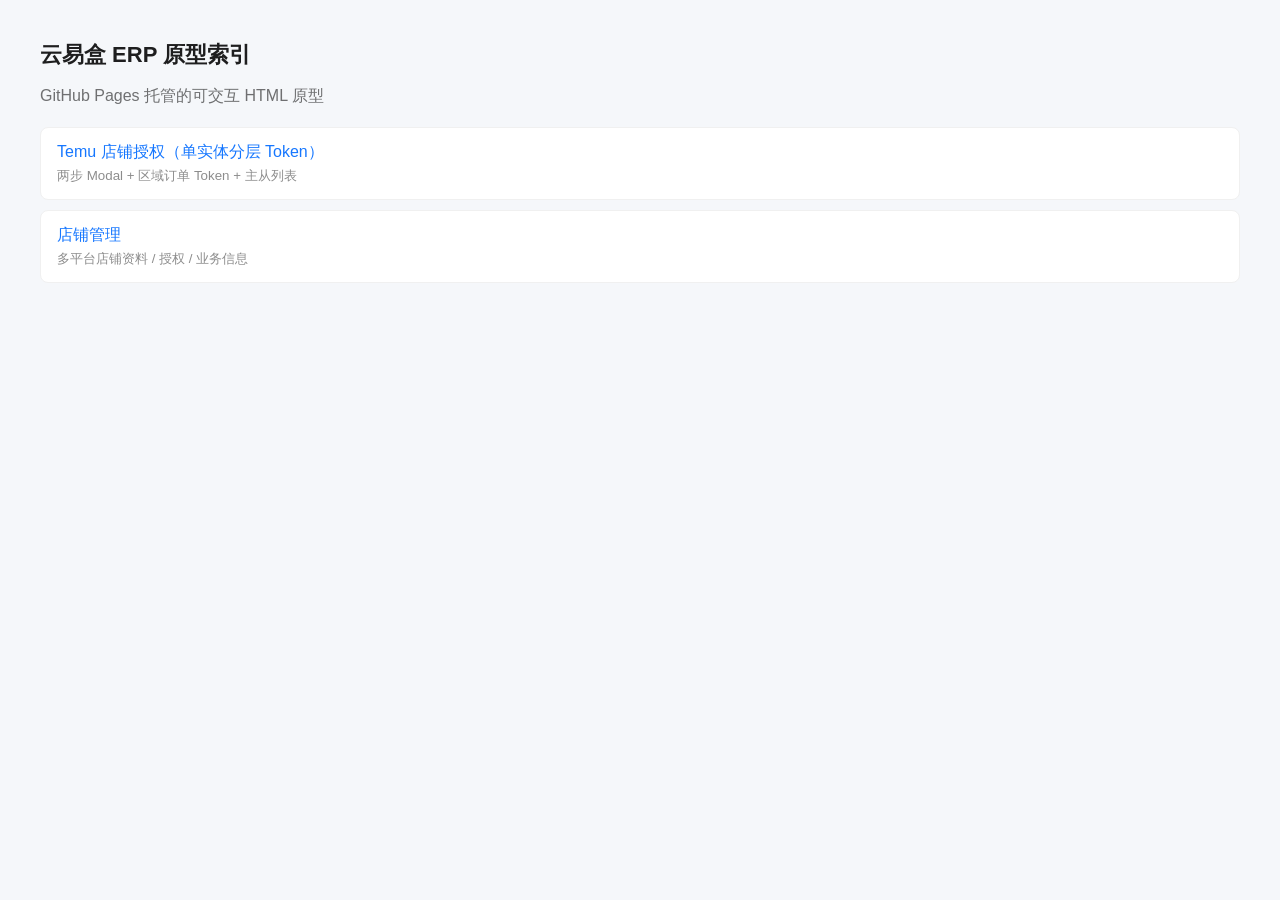
<file: index.html>
<!doctype html>
<html lang="zh-CN">
<head>
  <meta charset="UTF-8" />
  <meta name="viewport" content="width=device-width, initial-scale=1.0" />
  <title>ERP Prototypes</title>
  <style>
    body{font-family:-apple-system,BlinkMacSystemFont,"Segoe UI","PingFang SC","Microsoft YaHei",sans-serif;margin:40px;background:#f5f7fa;color:rgba(0,0,0,.88)}
    h1{font-size:22px;margin-bottom:8px}
    p{color:rgba(0,0,0,.55);margin-bottom:20px}
    a{display:block;padding:14px 16px;margin-bottom:10px;background:#fff;border:1px solid #f0f0f0;border-radius:8px;text-decoration:none;color:#1677ff}
    a:hover{border-color:#91caff}
    small{display:block;color:rgba(0,0,0,.45);margin-top:4px}
  </style>
</head>
<body>
  <h1>云易盒 ERP 原型索引</h1>
  <p>GitHub Pages 托管的可交互 HTML 原型</p>
  <a href="./prototype/temu-auth/index.html">Temu 店铺授权（单实体分层 Token）<small>两步 Modal + 区域订单 Token + 主从列表</small></a>
  <a href="./prototype/store-management/index.html">店铺管理<small>多平台店铺资料 / 授权 / 业务信息</small></a>
</body>
</html>
</file>
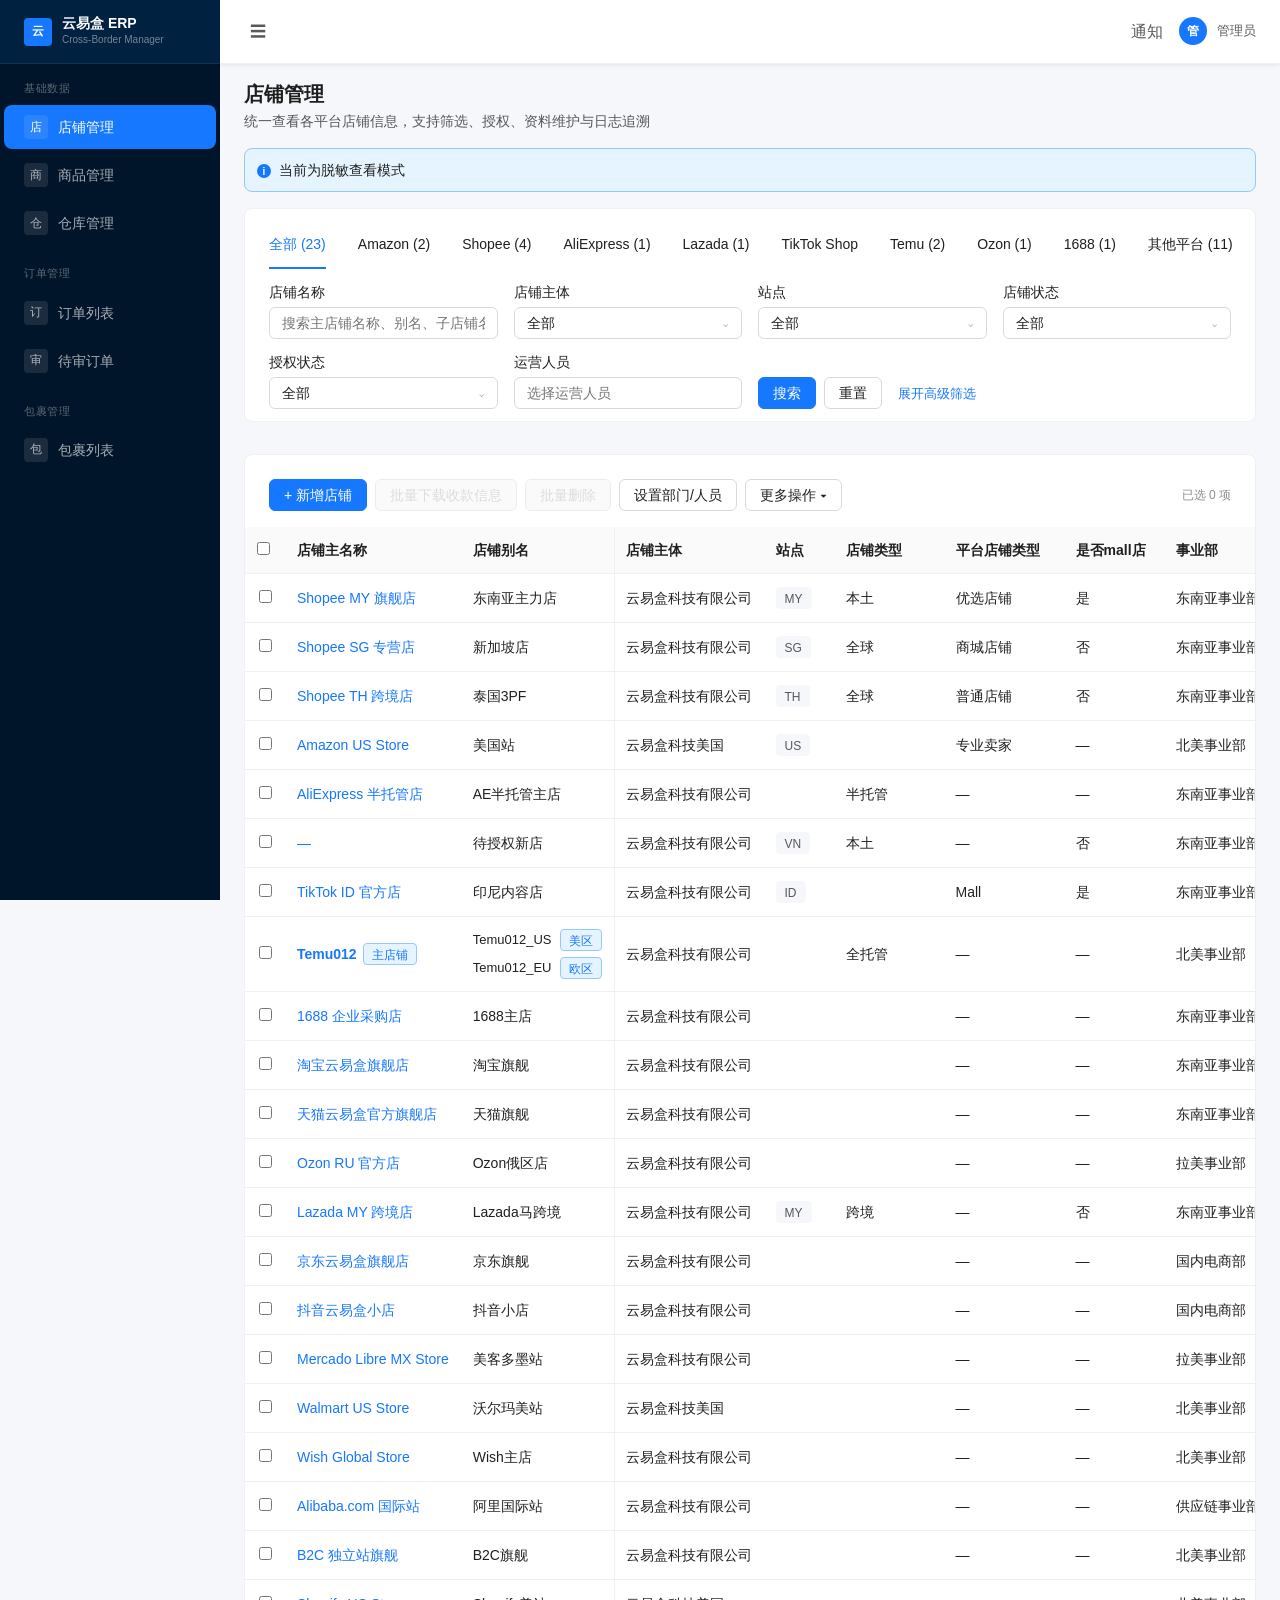
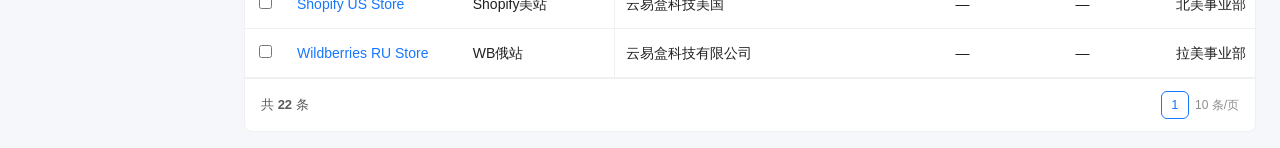
<file: prototype/store-management/index.html>
﻿<!doctype html>
<html lang="zh-CN">
<head>
  <!-- build:202608081138 -->
<meta name="build-commit" content="ozon-ui-202608041520">
<meta name="build-time" content="2026-08-04T15:20:00+08:00">
  <meta charset="UTF-8" />
  <meta name="viewport" content="width=device-width, initial-scale=1.0" />
  <title>店铺管理 · 跨境电商 ERP</title>
  <link rel="stylesheet" href="../../ui-library/tokens.css" />
  <link rel="stylesheet" href="styles.css?v=202608081138" />
</head>
<body>
<div class="erp-shell">

  <!-- 左侧导航 -->
  <aside class="sidebar">
    <div class="brand">
      <div class="brand-mark">云</div>
      <div>
        <div class="brand-title">云易盒 ERP</div>
        <div class="brand-subtitle">Cross-Border Manager</div>
      </div>
    </div>
    <nav class="side-menu">
      <div class="menu-group">基础数据</div>
      <button class="side-item active"><span class="side-icon">店</span><span>店铺管理</span></button>
      <button class="side-item"><span class="side-icon">商</span><span>商品管理</span></button>
      <button class="side-item"><span class="side-icon">仓</span><span>仓库管理</span></button>
      <div class="menu-group">订单管理</div>
      <button class="side-item"><span class="side-icon">订</span><span>订单列表</span></button>
      <button class="side-item"><span class="side-icon">审</span><span>待审订单</span></button>
      <div class="menu-group">包裹管理</div>
      <button class="side-item"><span class="side-icon">包</span><span>包裹列表</span></button>
    </nav>
  </aside>

  <!-- 主区域 -->
  <main class="main">
    <header class="page-header">
      <div class="header-left">
        <button class="header-icon-btn">☰</button>
      </div>
      <div class="header-meta">
        <button class="header-icon-btn">通知</button>
        <span class="avatar">管</span><span>管理员</span>
      </div>
    </header>

    <!-- 页面标题 -->
    <section class="page-title-panel">
      <div>
        <h1>店铺管理</h1>
        <p>统一查看各平台店铺信息，支持筛选、授权、资料维护与日志追溯</p>
      </div>
    </section>

    <section class="sensitive-alert">当前为脱敏查看模式</section>

    <!-- 平台 Tab -->
    <section class="platform-tabs">
      <button class="platform-tab active">全部 (23)</button>
      <button class="platform-tab">Amazon (2)</button>
      <button class="platform-tab">Shopee (4)</button>
      <button class="platform-tab">AliExpress (1)</button>
      <button class="platform-tab">Lazada (1)</button>
      <button class="platform-tab">TikTok Shop</button>
      <button class="platform-tab">Temu (2)</button>
      <button class="platform-tab">Ozon (1)</button>
      <button class="platform-tab">1688 (1)</button>
      <button class="platform-tab">其他平台 (11)</button>
    </section>

    <!-- 查询区 -->
    <section class="content-panel query-panel">
      <div class="query-grid">
        <div class="field">
          <label>店铺名称</label>
          <input id="filterKeyword" placeholder="搜索主店铺名称、别名、子店铺名称" />
        </div>
        <div class="field">
          <label>店铺主体</label>
          <select class="ant-select" id="filterBody"><option>全部</option><option>云易盒科技有限公司</option><option>云易盒科技美国</option></select>
        </div>
        <div class="field">
          <label>站点</label>
          <select class="ant-select" id="filterSite"><option>全部</option><option>MY</option><option>SG</option><option>TH</option><option>TW</option><option>ID</option><option>VN</option><option>PH</option><option>BR</option><option>US</option><option>EU</option><option>RU</option><option>CN</option></select>
        </div>
        <div class="field">
          <label>店铺状态</label>
          <select class="ant-select" id="filterStatus"><option>全部</option><option>启用</option><option>停用</option><option>注销</option></select>
        </div>
        <div class="field">
          <label>授权状态</label>
          <select class="ant-select" id="filterAuth"><option>全部</option><option>已授权</option><option>即将过期</option><option>已过期</option><option>未授权</option></select>
        </div>
        <div class="field">
          <label>运营人员</label>
          <input id="filterOperator" placeholder="选择运营人员" />
        </div>
        <div class="field advanced-field" hidden>
          <label>是否主账号</label>
          <select class="ant-select" id="filterMainAccount"><option>全部</option><option>是</option><option>否</option></select>
        </div>
        <div class="field advanced-field" hidden>
          <label>是否 SIP</label>
          <select class="ant-select" id="filterSip"><option>全部</option><option>是</option><option>否</option></select>
        </div>
        <div class="field advanced-field" hidden>
          <label>平台店铺类型</label>
          <select class="ant-select" id="filterPlatformType"><option>全部</option><option>优选店铺</option><option>商城店铺</option><option>普通店铺</option><option>专业卖家</option></select>
        </div>
        <div class="field advanced-field" hidden>
          <label>事业部</label>
          <select class="ant-select" id="filterBU"><option>全部</option><option>东南亚事业部</option><option>北美事业部</option><option>拉美事业部</option></select>
        </div>
        <div class="query-actions">
          <button class="btn primary" id="btnSearch" type="button">搜索</button>
          <button class="btn" id="btnReset" type="button">重置</button>
          <button class="btn-link" id="btnToggleAdvanced" type="button">展开高级筛选</button>
        </div>
      </div>
    </section>

    <!-- 操作区 -->
    <section class="action-bar">
      <div class="action-left">
        <button class="btn primary" id="btnAddStore">+ 新增店铺</button>
        <button class="btn" disabled id="btnBatchDownloadPayment" type="button">批量下载收款信息</button>
        <button class="btn" disabled id="btnBatchDelete">批量删除</button>
        <button class="btn">设置部门/人员</button>
        <div class="action-dropdown">
          <button class="btn">更多操作 ▾</button>
        </div>
      </div>
      <div class="action-right">
        <span class="action-count" id="selectedCount">已选 0 项</span>
      </div>
    </section>

    <!-- 列表区 -->
    <section class="content-panel list-panel">
      <div class="table-wrap">
        <table class="data-table" id="storeTable">
          <thead>
            <tr>
              <th class="col-check"><input type="checkbox" id="selectAll" /></th>
              <th class="col-name">店铺主名称</th>
              <th class="col-alias">店铺别名</th>
              <th class="col-body">店铺主体</th>
              <th class="col-site col-site-field">站点</th>
              <th class="col-region platform-col platform-amazon">区域</th>
              <th class="col-type col-type-field">店铺类型</th>
              <th class="col-platform-type">平台店铺类型</th>
              <th class="col-sub platform-col platform-shopee">子店铺名称</th>
              <th class="col-shopee-ext platform-col platform-shopee">主账号 / SIP</th>
              <th class="col-mall platform-col platform-mall">是否mall店</th>
              <th class="col-child-count platform-col platform-shopee">关联子店铺数</th>
              <th class="col-ad-name platform-col platform-tiktok">广告户名称</th>
              <th class="col-bc-id platform-col platform-tiktok">BC ID</th>
              <th class="col-bu">事业部</th>
              <th class="col-status">店铺状态</th>
              <th class="col-auth">授权状态</th>
              <th class="col-auth-time">授权时间</th>
              <th class="col-expire">授权到期</th>
              <th class="col-sync">同步订单时间</th>
              <th class="col-ops">运营/客服</th>
              <th class="col-actions">操作</th>
            </tr>
          </thead>
          <tbody id="storeTableBody"></tbody>
        </table>
      </div>
      <div class="table-footer">
        <span>共 <strong id="totalCount">5</strong> 条</span>
        <div class="pagination">
          <button class="page-btn active">1</button>
          <span class="page-size">10 条/页</span>
        </div>
      </div>
    </section>
  </main>
</div>

<!-- ============ 关联子店铺列表 ============ -->
<div class="drawer-overlay" id="drawerChildStores" hidden>
  <div class="drawer child-store-drawer">
    <div class="drawer-header">
      <div class="drawer-title-row">
        <button class="drawer-close inline-close" id="btnCloseChildStores">✕</button>
        <h3>关联子店铺列表</h3>
        <span class="tag tag-blue" id="childParentAlias">—</span>
      </div>
    </div>
    <div class="drawer-body">
      <p class="drawer-help" id="childStoreSummary">当前全球店主账号关联的子店铺，子店铺授权 Token 随主账号统一刷新。</p>
      <table class="child-store-table">
        <thead>
          <tr>
            <th>系统别名</th>
            <th>站点</th>
            <th>授权状态</th>
            <th>操作</th>
          </tr>
        </thead>
        <tbody id="childStoreRows"></tbody>
      </table>
    </div>
  </div>
</div>

<!-- ============ 授权成功后批量权限设置 ============ -->
<div class="modal-overlay" id="modalPostAuthPermission" hidden>
  <div class="modal post-auth-permission-modal">
    <div class="modal-header">
      <div>
        <h3>批量设置店铺用户权限</h3>
        <p class="modal-subtitle">授权成功后，为本次录入的店铺快速分配可访问用户与权限。</p>
      </div>
      <button class="modal-close" id="btnClosePostAuthPermission">✕</button>
    </div>
    <div class="modal-body">
      <div class="alert-info permission-guide">已录入 <strong id="postAuthStoreCount">0</strong> 个店铺。勾选用户与权限后，将批量应用到下方店铺。</div>
      <div class="form-section-title">本次授权店铺</div>
      <div class="permission-store-list" id="postAuthStoreList"></div>
      <div class="form-section-title">选择用户</div>
      <div class="checkbox-grid permission-user-grid">
        <label><input type="checkbox" class="permission-user-check" value="张三" checked /> 张三</label>
        <label><input type="checkbox" class="permission-user-check" value="李四" /> 李四</label>
        <label><input type="checkbox" class="permission-user-check" value="王五" /> 王五</label>
        <label><input type="checkbox" class="permission-user-check" value="赵六" /> 赵六</label>
      </div>
      <div class="form-section-title">批量权限</div>
      <div class="checkbox-grid">
        <label><input type="checkbox" class="post-auth-permission-check" value="订单查看" checked /> 订单查看</label>
        <label><input type="checkbox" class="post-auth-permission-check" value="商品管理" /> 商品管理</label>
        <label><input type="checkbox" class="post-auth-permission-check" value="库存同步" /> 库存同步</label>
        <label><input type="checkbox" class="post-auth-permission-check" value="资金信息查看" /> 资金信息查看</label>
      </div>
    </div>
    <div class="modal-footer">
      <button class="btn" id="btnSkipPostAuthPermission" type="button">稍后设置</button>
      <button class="btn primary" id="btnSavePostAuthPermission" type="button">批量设置并完成</button>
    </div>
  </div>
</div>

<!-- ============ Shopee 授权回调后系统录入 ============ -->
<div class="modal-overlay" id="modalShopeeAuthResult" hidden>
  <div class="modal shopee-auth-modal">
    <div class="modal-header">
      <h3>Shopee 平台新增授权录入</h3>
      <button class="modal-close" id="btnCloseShopeeAuthResult">✕</button>
    </div>
    <div class="modal-body">
      <div class="auth-progress">
        <div class="progress-step done"><span>✓</span><strong>发起授权</strong></div>
        <div class="progress-line"></div>
        <div class="progress-step done"><span>✓</span><strong>平台确认</strong></div>
        <div class="progress-line"></div>
        <div class="progress-step active"><span>3</span><strong>系统录入</strong></div>
      </div>
      <div class="auth-result-state">
        <div class="success-mark">✓</div>
        <h3>授权成功！共获取到 <span id="shopeeAssetCount">0</span> 个店铺资产</h3>
        <p>请为以下店铺设置系统别名，以便在系统内标识。所有返回店铺均填写后才可确认录入。</p>
      </div>
      <div class="alias-error" id="aliasError" hidden>请补充所有店铺的系统别名；不需要录入时请点击取消录入。</div>
      <table class="auth-result-table">
        <thead>
          <tr>
            <th>后台店铺名称</th>
            <th>站点</th>
            <th>系统别名（必填）</th>
          </tr>
        </thead>
        <tbody id="shopeeAuthAssetRows"></tbody>
      </table>
      <p class="form-help">主店铺与所有子店铺都必须完成命名后才允许保存；未填写时系统不会创建任何店铺记录。</p>
    </div>
    <div class="modal-footer">
      <button class="btn" id="btnCancelShopeeAuthResult" type="button">取消录入</button>
      <button class="btn primary" id="btnConfirmShopeeAuthResult" type="button">确认录入系统</button>
    </div>
  </div>
</div>

<!-- ============ 店铺详情抽屉 ============ -->
<div class="drawer-overlay" id="drawerDetail" hidden>
  <div class="drawer detail-primary">
    <div class="drawer-header">
      <h3 id="detailDrawerTitle">店铺详情</h3>
      <button class="drawer-close" id="btnCloseDetail">✕</button>
    </div>
    <div class="drawer-body">
      <!-- 顶部摘要 -->
      <div class="detail-summary">
        <div class="summary-item"><span class="summary-label">店铺名称</span><span class="summary-value" id="detailName">—</span></div>
        <div class="summary-item"><span class="summary-label">平台</span><span id="detailPlatform" class="tag tag-blue">Shopee</span></div>
        <div class="summary-item" id="detailSiteItem"><span class="summary-label">站点</span><span id="detailSite" class="tag">—</span></div>
        <div class="summary-item"><span class="summary-label">店铺状态</span><span id="detailStatus" class="tag tag-green">启用</span></div>
        <div class="summary-item"><span class="summary-label">授权状态</span><span id="detailAuthStatus" class="tag tag-green">已授权</span></div>
      </div>

      <!-- Tabs -->
      <div class="detail-tabs">
        <button class="detail-tab active" data-tab="basic">基础资料</button>
        <button class="detail-tab" data-tab="biz">业务信息</button>
        <button class="detail-tab" data-tab="auth">授权信息</button>
        <button class="detail-tab" data-tab="log">操作日志</button>
      </div>

      <!-- 基础资料 -->
      <div class="tab-content active" id="tabBasic">
        <div class="tab-toolbar">
          <button class="btn primary" id="btnEditBasic" type="button">编辑基础资料</button>
        </div>
        <div class="card">
          <div class="card-title">基础识别信息</div>
          <div class="desc-grid">
            <div class="desc-item"><span class="desc-label">电商平台</span><span class="desc-value" id="basicPlatform">—</span></div>
            <div class="desc-item"><span class="desc-label">云易盒店铺别名</span><span class="desc-value" id="basicAlias">—</span></div>
            <div class="desc-item"><span class="desc-label">后台店铺ID</span><span class="desc-value" id="basicShopId">—</span></div>
            <div class="desc-item"><span class="desc-label">后台店铺名称</span><span class="desc-value" id="basicShopName">—</span></div>
            <div class="desc-item"><span class="desc-label">店铺邮箱</span><span class="desc-value" id="basicEmail">—</span></div>
            <div class="desc-item" id="basicSiteItem"><span class="desc-label">站点</span><span class="desc-value" id="basicSite">—</span></div>
            <div class="desc-item" id="basicTypeItem"><span class="desc-label">店铺类型</span><span class="desc-value" id="basicType">—</span></div>
            <div class="desc-item platform-detail-shopee"><span class="desc-label">是否主账号授权</span><span class="desc-value" id="basicMainAcct">—</span></div>
            <div class="desc-item platform-detail-shopee"><span class="desc-label">是否SIP</span><span class="desc-value" id="basicSip">—</span></div>
            <div class="desc-item platform-detail-mall"><span class="desc-label">是否mall店</span><span class="desc-value" id="basicIsMall">—</span></div>
            <div class="desc-item platform-detail-tiktok"><span class="desc-label">广告户 ID</span><span class="desc-value" id="basicAdAccountId">—</span></div>
            <div class="desc-item platform-detail-tiktok"><span class="desc-label">BC ID</span><span class="desc-value" id="basicBcId">—</span></div>
          </div>
        </div>
        <div class="card">
          <div class="card-title">账号环境与注册信息</div>
          <div class="desc-grid">
            <div class="desc-item"><span class="desc-label">浏览器名称</span><span class="desc-value" id="basicBrowserName">—</span></div>
            <div class="desc-item"><span class="desc-label">浏览器店铺名称</span><span class="desc-value" id="basicBrowserStore">—</span></div>
            <div class="desc-item"><span class="desc-label">账号注册类型</span><span class="desc-value" id="basicAccountType">—</span></div>
            <div class="desc-item"><span class="desc-label">注册类型</span><span class="desc-value" id="basicRegistrationType">—</span></div>
            <div class="desc-item"><span class="desc-label">注册主体</span><span class="desc-value" id="basicRegistrationCompany">—</span></div>
            <div class="desc-item"><span class="desc-label">注册/信用代码</span><span class="desc-value" id="basicRegistrationCode">—</span></div>
            <div class="desc-item"><span class="desc-label">企业注册时间</span><span class="desc-value" id="basicRegistrationDate">—</span></div>
          </div>
        </div>
      </div>

      <!-- 业务信息 -->
      <div class="tab-content" id="tabBiz" hidden>
        <div class="tab-toolbar">
          <div class="sensitive-bar" id="sensitiveBar">当前为脱敏查看模式</div>
          <button class="btn" id="btnUnlockSensitive" type="button">查看完整资金信息</button>
          <button class="btn" id="btnLockSensitive" type="button" hidden>重新锁定资金信息</button>
          <button class="btn primary" id="btnEditBiz" type="button">编辑业务信息</button>
        </div>
        <div class="card">
          <div class="card-title">生命周期信息</div>
          <div class="desc-grid">
            <div class="desc-item"><span class="desc-label">账号需求部门</span><span class="desc-value" id="bizDept">—</span></div>
            <div class="desc-item"><span class="desc-label">账号需求负责人</span><span class="desc-value" id="bizOwner">—</span></div>
            <div class="desc-item"><span class="desc-label">店铺使用状态</span><span class="desc-value" id="bizUseStatus">—</span></div>
            <div class="desc-item"><span class="desc-label">注销日期</span><span class="desc-value" id="bizCancelDate">—</span></div>
          </div>
        </div>
        <div class="card">
          <div class="card-title">收款信息</div>
          <div class="card-actions">
            <button class="btn" id="btnDownloadPayment" type="button">下载收款信息</button>
          </div>
          <div class="payment-list" id="paymentList"></div>
        </div>
        <div class="card">
          <div class="card-title">保证金信息</div>
          <div class="desc-grid">
            <div class="desc-item"><span class="desc-label">是否缴纳保证金</span><span class="desc-value" id="depositHas">—</span></div>
            <div class="desc-item"><span class="desc-label">保证金退回状态</span><span class="desc-value" id="depositRefundStatus">—</span></div>
            <div class="desc-item"><span class="desc-label">保证金缴纳账号</span><span class="desc-value sensitive-value" id="depositAccount">—</span></div>
            <div class="desc-item"><span class="desc-label">保证金缴纳金额</span><span class="desc-value" id="depositAmount">—</span></div>
            <div class="desc-item"><span class="desc-label">保证金退回时间</span><span class="desc-value" id="depositRefundTime">—</span></div>
            <div class="desc-item"><span class="desc-label">退回流水号</span><span class="desc-value" id="depositRefundTransactionId">—</span></div>
          </div>
        </div>
        <div class="card">
          <div class="card-title">运营归属与备注</div>
          <div class="desc-grid">
            <div class="desc-item"><span class="desc-label">运营人员</span><span class="desc-value" id="bizOperator">—</span></div>
            <div class="desc-item"><span class="desc-label">客服人员</span><span class="desc-value" id="bizCs">—</span></div>
            <div class="desc-item"><span class="desc-label">事业部</span><span class="desc-value" id="bizBu">—</span></div>
            <div class="desc-item desc-wide"><span class="desc-label">备注</span><span class="desc-value" id="bizRemarks">—</span></div>
          </div>
        </div>
        <div class="card">
          <div class="card-title">关键字段变更记录</div>
          <div class="change-records">
            <div>
              <h4>注册主体变更</h4>
              <div id="bodyChangeRecords"></div>
            </div>
            <div>
              <h4>收款信息变更</h4>
              <div id="paymentChangeRecords"></div>
            </div>
          </div>
        </div>
      </div>

      <!-- 授权信息 -->
      <div class="tab-content" id="tabAuth" hidden>
        <!-- 非 Temu/Ozon：通用店铺授权摘要 -->
        <div class="card" id="genericAuthCard">
          <div class="card-title">店铺授权</div>
          <div class="desc-grid">
            <div class="desc-item"><span class="desc-label">授权状态</span><span id="authStatus" class="tag tag-green">—</span></div>
            <div class="desc-item"><span class="desc-label">授权时间</span><span class="desc-value" id="authTime">—</span></div>
            <div class="desc-item"><span class="desc-label">过期时间</span><span class="desc-value" id="authExpire">—</span></div>
            <div class="desc-item"><span class="desc-label">剩余天数</span><span class="desc-value" id="authRemain">—</span></div>
            <div class="desc-item"><span class="desc-label">主账号信息</span><span class="desc-value" id="authMainAccount">—</span></div>
          </div>
        </div>

        <!-- TikTok：广告授权信息（规则与列表气泡一致） -->
        <div class="card" id="tiktokAdAuthCard" hidden>
          <div class="card-title">广告授权信息</div>
          <div class="desc-grid" style="margin-bottom:14px;">
            <div class="desc-item">
              <span class="desc-label">广告授权状态</span>
              <span id="tiktokAdAuthStatus" class="tag tag-gray">—</span>
            </div>
          </div>
          <div id="tiktokAdAuthList" class="tk-ad-account-list tk-ad-account-panel"></div>
        </div>

        <!-- Ozon：内联授权编辑 -->
        <div class="card" id="ozonAuthCard" hidden>
          <div class="card-title-bar">
            <div class="card-title" style="margin:0;border:none;padding:0;">店铺授权</div>
            <div class="ozon-auth-icons">
              <button type="button" class="icon-btn ozon-edit" id="btnOzonAuthEdit" title="编辑授权信息">✎</button>
              <button type="button" class="icon-btn primary" id="btnOzonAuthSave" title="保存" hidden>✓</button>
            </div>
          </div>
          <div class="ozon-auth-tip" id="ozonAuthTip" hidden>
            请编辑并完善 <strong>Client ID</strong>、<strong>API Key</strong> 完成授权（非必填，可稍后填写）
          </div>
          <div class="desc-grid ozon-auth-meta" style="margin-top:12px;">
            <div class="desc-item"><span class="desc-label">授权状态</span><span id="ozonAuthStatus" class="tag tag-green">—</span></div>
            <div class="desc-item"><span class="desc-label">过期时间</span><span class="desc-value" id="ozonAuthExpire">—</span></div>
            <div class="desc-item"><span class="desc-label">授权时间</span><span class="desc-value" id="ozonAuthTime">—</span></div>
            <div class="desc-item"><span class="desc-label">剩余天数</span><span class="desc-value" id="ozonAuthRemain">—</span></div>
            <div class="desc-item"><span class="desc-label">主账号信息</span><span class="desc-value" id="ozonAuthMainAccount">—</span></div>
          </div>
          <div class="ozon-cred-block" id="ozonCredBlock">
            <div class="ozon-field-row">
              <label class="ozon-field-label" for="inlineOzonClientId">Client ID:</label>
              <div class="ozon-field-control">
                <input class="form-input ozon-auth-input" id="inlineOzonClientId" placeholder="请输入" maxlength="20" disabled />
                <span class="ozon-view-value" id="viewOzonClientId" hidden>—</span>
              </div>
            </div>
            <div class="ozon-field-row">
              <label class="ozon-field-label" for="inlineOzonApiKey">API Key:</label>
              <div class="ozon-field-control">
                <input class="form-input ozon-auth-input" id="inlineOzonApiKey" placeholder="请输入" maxlength="36" disabled />
                <span class="ozon-view-value" id="viewOzonApiKey" hidden>—</span>
                <p class="token-field-note">注：账号授权后，数据会自动拉取，一般需要几十分钟到几小时不等。</p>
              </div>
            </div>
          </div>
        </div>

        <!-- Temu：内联授权编辑（字段同原抽屉，交互同 Ozon） -->
        <div class="card" id="temuAuthCard" hidden>
          <div class="card-title-bar">
            <div class="card-title" style="margin:0;border:none;padding:0;">店铺授权</div>
            <div class="temu-auth-icons">
              <button type="button" class="icon-btn ozon-edit" id="btnTemuAuthEdit" title="编辑授权信息">✎</button>
              <button type="button" class="icon-btn primary" id="btnTemuAuthSave" title="保存" hidden>✓</button>
            </div>
          </div>
          <div class="temu-auth-tip" id="temuAuthTip" hidden>
            请编辑并完善 <strong>商品拉取</strong>、<strong>订单拉取</strong> Token 信息完成授权（非必填，可稍后填写）
          </div>
          <div class="desc-grid temu-auth-meta" style="margin-top:12px;">
            <div class="desc-item"><span class="desc-label">授权状态</span><span id="temuAuthStatus" class="tag tag-green">—</span></div>
            <div class="desc-item"><span class="desc-label">过期时间</span><span class="desc-value" id="temuAuthExpire">—</span></div>
            <div class="desc-item"><span class="desc-label">授权时间</span><span class="desc-value" id="temuAuthTime">—</span></div>
            <div class="desc-item"><span class="desc-label">剩余天数</span><span class="desc-value" id="temuAuthRemain">—</span></div>
            <div class="desc-item"><span class="desc-label">主账号信息</span><span class="desc-value" id="temuAuthMainAccount">—</span></div>
          </div>

          <div class="token-kind-tabs" id="temuTokenKindTabs">
            <button type="button" class="token-kind-tab active" data-token-kind="product">商品拉取 Token 信息</button>
            <button type="button" class="token-kind-tab" data-token-kind="order">订单拉取 Token 信息</button>
          </div>

          <div class="temu-token-pane" id="temuTokenPaneProduct">
            <p class="token-hint">平台限制，token按照店铺维度，不用区分地区</p>
            <div class="token-panel" id="authProductTokenPanelView">
              <div class="token-form-row"><span class="token-label">access_token:</span><span class="token-value" id="authProductAccessToken">—</span></div>
              <div class="token-form-row"><span class="token-label">App Key:</span><span class="token-value" id="authProductAppKey">—</span></div>
              <div class="token-form-row"><span class="token-label">App Secret:</span><span class="token-value" id="authProductAppSecret">—</span></div>
            </div>
            <div class="token-panel token-panel-edit" id="authProductTokenPanelEdit" hidden>
              <div class="token-form-row">
                <label class="token-label" for="editProductAccessToken">access_token:</label>
                <input class="form-input temu-auth-input" id="editProductAccessToken" placeholder="accessToken" maxlength="128" />
              </div>
              <div class="token-form-row">
                <label class="token-label" for="editProductAppKey">App Key:</label>
                <input class="form-input temu-auth-input" id="editProductAppKey" placeholder="appKey" maxlength="64" />
              </div>
              <div class="token-form-row">
                <label class="token-label" for="editProductAppSecret">App Secret:</label>
                <input class="form-input temu-auth-input" id="editProductAppSecret" placeholder="appSecret" maxlength="64" />
              </div>
            </div>
          </div>

          <div class="temu-token-pane" id="temuTokenPaneOrder" hidden>
            <div class="token-region-tabs" id="authOrderTokenTabs">
              <button type="button" class="token-region-tab active" data-region="us">美区</button>
              <button type="button" class="token-region-tab" data-region="eu">欧区</button>
              <button type="button" class="token-region-tab" data-region="global">全球</button>
            </div>
            <div class="token-panel" id="authOrderTokenPanelView">
              <div class="token-form-row"><span class="token-label">access_token:</span><span class="token-value" id="authOrderAccessToken">—</span></div>
              <div class="token-form-row"><span class="token-label">App Key:</span><span class="token-value" id="authOrderAppKey">—</span></div>
              <div class="token-form-row"><span class="token-label">App Secret:</span><span class="token-value" id="authOrderAppSecret">—</span></div>
            </div>
            <div class="token-panel token-panel-edit" id="authOrderTokenPanelEdit" hidden>
              <div class="token-form-row">
                <label class="token-label" for="editOrderAccessToken">access_token:</label>
                <input class="form-input temu-auth-input" id="editOrderAccessToken" placeholder="accessToken" maxlength="128" />
              </div>
              <div class="token-form-row">
                <label class="token-label" for="editOrderAppKey">App Key:</label>
                <input class="form-input temu-auth-input" id="editOrderAppKey" placeholder="appKey" maxlength="64" />
              </div>
              <div class="token-form-row">
                <label class="token-label" for="editOrderAppSecret">App Secret:</label>
                <input class="form-input temu-auth-input" id="editOrderAppSecret" placeholder="appSecret" maxlength="64" />
              </div>
            </div>
          </div>
          <p class="form-help" style="margin-top:12px;">商品拉取、订单拉取 Token 信息均为非必填；保存后将据此更新授权状态与有效期。</p>
        </div>

        <!-- 1688：与 Amazon 等一致走跳转授权；内联 Token 卡片保留但默认隐藏 -->
        <div class="card" id="alibabaAuthCard" hidden>
          <div class="card-title-bar">
            <div class="card-title" style="margin:0;border:none;padding:0;">店铺授权</div>
            <div class="alibaba-auth-icons">
              <button type="button" class="icon-btn ozon-edit" id="btnAlibabaAuthEdit" title="编辑授权信息">✎</button>
              <button type="button" class="icon-btn primary" id="btnAlibabaAuthSave" title="保存" hidden>✓</button>
            </div>
          </div>
          <div class="alibaba-auth-tip" id="alibabaAuthTip" hidden>
            请编辑并完善 <strong>access Token</strong> 完成授权（必填）
          </div>
          <div class="desc-grid alibaba-auth-meta" style="margin-top:12px;">
            <div class="desc-item"><span class="desc-label">授权状态</span><span id="alibabaAuthStatus" class="tag tag-green">—</span></div>
            <div class="desc-item"><span class="desc-label">过期时间</span><span class="desc-value" id="alibabaAuthExpire">—</span></div>
            <div class="desc-item"><span class="desc-label">授权时间</span><span class="desc-value" id="alibabaAuthTime">—</span></div>
            <div class="desc-item"><span class="desc-label">剩余天数</span><span class="desc-value" id="alibabaAuthRemain">—</span></div>
            <div class="desc-item"><span class="desc-label">主账号信息</span><span class="desc-value" id="alibabaAuthMainAccount">—</span></div>
          </div>
          <div class="ozon-cred-block" id="alibabaCredBlock">
            <div class="ozon-field-row">
              <label class="ozon-field-label required" for="inlineAlibabaAccessToken">access Token:</label>
              <div class="ozon-field-control">
                <input class="form-input alibaba-auth-input" id="inlineAlibabaAccessToken" placeholder="请输入 access Token" maxlength="128" disabled />
                <span class="ozon-view-value" id="viewAlibabaAccessToken" hidden>—</span>
                <p class="token-field-note">注：账号授权后，数据会自动拉取，一般需要几十分钟到几小时不等。</p>
              </div>
            </div>
          </div>
        </div>

        <!-- 京东：内联授权编辑（交互同 Ozon） -->
        <div class="card" id="jdAuthCard" hidden>
          <div class="card-title-bar">
            <div class="card-title" style="margin:0;border:none;padding:0;">店铺授权</div>
            <div class="jd-auth-icons">
              <button type="button" class="icon-btn ozon-edit" id="btnJdAuthEdit" title="编辑授权信息">✎</button>
              <button type="button" class="icon-btn primary" id="btnJdAuthSave" title="保存" hidden>✓</button>
            </div>
          </div>
          <div class="jd-auth-tip" id="jdAuthTip" hidden>
            请编辑并完善 <strong>appKey</strong>、<strong>token</strong>、<strong>refresh_token</strong> 完成授权（非必填，可稍后填写）
          </div>
          <div class="desc-grid jd-auth-meta" style="margin-top:12px;">
            <div class="desc-item"><span class="desc-label">授权状态</span><span id="jdAuthStatus" class="tag tag-green">—</span></div>
            <div class="desc-item"><span class="desc-label">过期时间</span><span class="desc-value" id="jdAuthExpire">—</span></div>
            <div class="desc-item"><span class="desc-label">授权时间</span><span class="desc-value" id="jdAuthTime">—</span></div>
            <div class="desc-item"><span class="desc-label">剩余天数</span><span class="desc-value" id="jdAuthRemain">—</span></div>
            <div class="desc-item"><span class="desc-label">主账号信息</span><span class="desc-value" id="jdAuthMainAccount">—</span></div>
          </div>
          <div class="ozon-cred-block" id="jdCredBlock">
            <div class="ozon-field-row">
              <label class="ozon-field-label" for="inlineJdAppKey">appKey:</label>
              <div class="ozon-field-control">
                <input class="form-input jd-auth-input" id="inlineJdAppKey" placeholder="请输入 appKey" maxlength="64" disabled />
              </div>
            </div>
            <div class="ozon-field-row">
              <label class="ozon-field-label" for="inlineJdToken">token:</label>
              <div class="ozon-field-control">
                <input class="form-input jd-auth-input" id="inlineJdToken" placeholder="请输入 token" maxlength="128" disabled />
              </div>
            </div>
            <div class="ozon-field-row">
              <label class="ozon-field-label" for="inlineJdRefreshToken">refresh_token:</label>
              <div class="ozon-field-control">
                <input class="form-input jd-auth-input" id="inlineJdRefreshToken" placeholder="请输入 refresh_token" maxlength="128" disabled />
                <p class="token-field-note">注：账号授权后，数据会自动拉取，一般需要几十分钟到几小时不等。</p>
              </div>
            </div>
          </div>
        </div>

        <div class="card" id="mainAccountCard" hidden>
          <div class="card-title">同一主账号下其他店铺</div>
          <div id="relatedStores" class="related-list"></div>
          <div class="alert-info" id="unrecordedStoresTip" hidden>该主账号下还有 <strong id="unrecordedStoresCount">0</strong> 个店铺未录入，是否录入？</div>
        </div>
      </div>

      <!-- 操作日志 -->
      <div class="tab-content" id="tabLog" hidden>
        <table class="data-table">
          <thead>
            <tr><th>操作时间</th><th>操作人</th><th>模块</th><th>操作类型</th><th>变更内容</th></tr>
          </thead>
          <tbody id="operationLogBody"></tbody>
        </table>
      </div>
    </div>
  </div>
</div>

<!-- ============ 编辑基础资料抽屉 ============ -->
<div class="drawer-overlay" id="drawerEditBasic" hidden>
  <div class="drawer" style="width:640px;">
    <div class="drawer-header">
      <h3>编辑基础资料</h3>
      <button class="drawer-close" id="btnCloseEditBasic">✕</button>
    </div>
    <div class="drawer-body">
      <div class="form-section-title">基础识别信息</div>
      <div class="form-grid">
        <div class="form-group" id="editPlatformReadonlyGroup"><label class="form-label">电商平台</label><div class="form-readonly" id="editPlatform">—</div></div>
        <div class="form-group" id="editPlatformSelectGroup" hidden>
          <label class="form-label required">电商平台</label>
          <select class="ant-select" id="editPlatformSelect">
            <option value="">请选择电商平台</option>
            <option>Shopee</option>
            <option>Amazon</option>
            <option>TikTok Shop</option>
            <option>Lazada</option>
            <option>AliExpress</option>
            <option>Temu</option>
            <option>Ozon</option>
            <option>1688</option>
            <option>淘宝</option>
            <option>天猫</option>
            <option>京东</option>
            <option>抖音</option>
            <option>美客多</option>
            <option>沃尔玛</option>
            <option>Wish</option>
            <option>阿里巴巴国际</option>
            <option>B2C</option>
            <option>Shopify</option>
            <option>Wildberries</option>
          </select>
        </div>
        <div class="form-group"><label class="form-label required">云易盒店铺别名</label><input class="form-input" id="editAlias" /></div>
        <div class="form-group"><label class="form-label">店铺邮箱</label><input class="form-input" id="editStoreEmail" /></div>
        <div class="form-group platform-edit-tiktok"><label class="form-label">广告户 ID</label><input class="form-input" id="editAdAccountId" placeholder="TikTok 店铺填写" /></div>
        <div class="form-group platform-edit-tiktok"><label class="form-label">BC ID</label><input class="form-input" id="editBcId" placeholder="TikTok 店铺填写" /></div>
        <div class="form-group"><label class="form-label">后台店铺ID</label><input class="form-input" id="editShopId" /></div>
        <div class="form-group"><label class="form-label">后台店铺名称</label><input class="form-input" id="editShopName" /></div>
        <div class="form-group" id="editSiteReadonlyGroup"><label class="form-label">站点</label><div class="form-readonly" id="editSite">—</div></div>
        <div class="form-group" id="editSiteSelectGroup" hidden>
          <label class="form-label required">站点</label>
          <select class="ant-select" id="editSiteSelect">
            <option value="">请选择站点</option>
            <option>MY</option>
            <option>SG</option>
            <option>TH</option>
            <option>TW</option>
            <option>ID</option>
            <option>VN</option>
            <option>PH</option>
            <option>US</option>
            <option>EU</option>
            <option>RU</option>
          </select>
        </div>
        <div class="form-group" id="editStoreTypeGroup"><label class="form-label required">店铺类型</label><select class="ant-select" id="editStoreType"><option value="">请选择店铺类型</option><option value="本土">本土</option><option value="全球">全球</option><option value="全托管">全托管</option><option value="半托管">半托管</option></select></div>
        <div class="form-group" id="editIsMallGroup" hidden>
          <label class="form-label required">是否mall店</label>
          <select class="ant-select" id="editIsMall">
            <option value="">请选择</option>
            <option value="是">是</option>
            <option value="否">否</option>
          </select>
        </div>
      </div>
      <div class="form-section" id="editTiktokAdAuthSection" hidden>
        <div class="form-section-title">广告授权信息</div>
        <p class="token-hint" style="margin-top:0;">展示规则与列表悬浮气泡一致：当前花费广告户置顶，已过滤废弃停用 / 待签约 / 确认失败</p>
        <div id="editTiktokAdAuthList" class="tk-ad-account-list tk-ad-account-panel"></div>
      </div>
      <div class="form-section-title">账号环境与注册信息</div>
      <div class="form-grid">
        <div class="form-group">
          <label class="form-label required">浏览器名称</label>
          <input type="hidden" id="editBrowserName" />
          <div class="enum-select" id="browserEnumSelect">
            <button class="enum-trigger" id="browserEnumTrigger" type="button">请选择浏览器名称</button>
            <div class="enum-dropdown" id="browserEnumDropdown" hidden>
              <div id="browserEnumOptions"></div>
              <button class="enum-add" id="btnAddBrowserEnum" type="button">+ 添加浏览器名称</button>
            </div>
          </div>
        </div>
        <div class="form-group"><label class="form-label required">浏览器店铺名称</label><input class="form-input" id="editBrowserStore" /></div>
        <div class="form-group"><label class="form-label required">账号注册类型</label><select class="ant-select" id="editAccountType"><option value="">请选择账号注册类型</option><option>自注册</option><option>购买</option></select></div>
        <div class="form-group"><label class="form-label required">注册类型</label><select class="ant-select" id="editRegistrationType"><option value="">请选择注册类型</option><option>企业</option><option>个人</option></select></div>
        <div class="form-group form-wide"><label class="form-label required">注册主体选择器</label><select class="ant-select" id="editRegistrationSubject"></select></div>
        <div class="form-group"><label class="form-label">注册/信用代码</label><div class="form-readonly" id="editRegistrationCode">—</div></div>
        <div class="form-group"><label class="form-label">企业注册时间</label><div class="form-readonly" id="editEnterpriseRegistrationTime">—</div></div>
      </div>
    </div>
    <div class="drawer-footer">
      <button class="btn" id="btnCancelEditBasic" type="button">取消</button>
      <button class="btn primary" id="btnSaveEditBasic" type="button">保存并关闭</button>
    </div>
  </div>
</div>

<!-- ============ TikTok 广告授权凭证确认（回调页轻弹窗） ============ -->
<div class="modal-overlay" id="modalTkAdCredential" hidden>
  <div class="modal tk-ad-credential-modal">
    <div class="modal-header">
      <h3>🔑 绑定店铺广告户</h3>
    </div>
    <div class="modal-body">
      <div class="tk-ad-credential-list" id="tkAdCredentialList"></div>
      <p class="tk-ad-credential-status" id="tkAdCredentialStatus">已选 0 个广告户，确认后将绑定到当前店铺</p>
      <p class="tk-ad-credential-hint" id="tkAdCredentialHint" hidden>请至少勾选 1 个广告户后，才可确认并应用</p>
    </div>
    <div class="modal-footer">
      <button class="btn primary" id="btnConfirmTkAdCredential" type="button" disabled>确认并应用</button>
    </div>
  </div>
</div>

<!-- ============ TikTok 广告数据更新设置 ============ -->
<div class="modal-overlay" id="modalAdSync" hidden>
  <div class="modal" style="width:520px;">
    <div class="modal-header">
      <h3>设置广告数据更新时段</h3>
      <button class="modal-close" id="btnCloseAdSync">✕</button>
    </div>
    <div class="modal-body">
      <div class="auth-tip-card">
        <div class="auth-tip-title">广告授权已完成</div>
        <ul class="auth-tip-list">
          <li>系统会按所选时间段拉取 TikTok 广告数据</li>
          <li>该设置也可在已授权广告中单独修改</li>
        </ul>
      </div>
      <div class="form-grid">
        <div class="form-group">
          <label class="form-label required">开始日期</label>
          <input class="form-input" id="adSyncStart" placeholder="YYYY-MM-DD" />
        </div>
        <div class="form-group">
          <label class="form-label required">结束日期</label>
          <input class="form-input" id="adSyncEnd" placeholder="YYYY-MM-DD" />
        </div>
        <div class="form-group form-wide">
          <label class="form-label">更新频率</label>
          <select class="ant-select" id="adSyncFrequency">
            <option>每日 02:00</option>
            <option>每日 06:00</option>
            <option>每 6 小时</option>
          </select>
        </div>
      </div>
    </div>
    <div class="modal-footer">
      <button class="btn" id="btnCancelAdSync" type="button">取消</button>
      <button class="btn primary" id="btnSaveAdSync" type="button">保存设置</button>
    </div>
  </div>
</div>

<!-- ============ 编辑业务信息抽屉 ============ -->
<div class="drawer-overlay" id="drawerEditBiz" hidden>
  <div class="drawer" style="width:680px;">
    <div class="drawer-header">
      <h3>编辑业务信息</h3>
      <button class="drawer-close" id="btnCloseEditBiz">✕</button>
    </div>
    <div class="drawer-body">
      <div class="create-biz-tip" id="editBizCreateTip" hidden>基础资料已暂存。请继续完善业务信息并保存，完成后店铺即可新增成功。</div>
      <div class="form-section-title">生命周期信息</div>
      <div class="form-grid">
        <div class="form-group"><label class="form-label required">账号需求部门</label><select class="ant-select" id="editDept"><option value="">请选择</option><option>只加载一级部门</option></select></div>
        <div class="form-group"><label class="form-label required">账号需求负责人</label><input class="form-input" id="editOwner" /></div>
        <div class="form-group"><label class="form-label">店铺使用状态</label><input class="form-input" id="editUseStatus" /></div>
      </div>
      <div class="form-section-title">收款信息</div>
      <div class="payment-edit-list" id="paymentEditList"></div>
      <button class="btn" id="btnAddPaymentAccount" type="button">添加收款账号</button>
      <div class="form-section-title">保证金信息</div>
      <div class="form-grid">
        <div class="form-group"><label class="form-label">是否缴纳保证金</label><select class="ant-select" id="editHasDeposit"><option>否</option><option>是</option></select></div>
        <div class="form-group"><label class="form-label">保证金退回状态</label><select class="ant-select" id="editDepositRefundStatus"><option>无需退回</option><option>未退回</option><option>已退回</option></select></div>
        <div class="form-group"><label class="form-label">保证金缴纳账号</label><input class="form-input" id="editDepositAccount" /></div>
        <div class="form-group"><label class="form-label">保证金缴纳金额</label><input class="form-input" id="editDepositAmount" /></div>
        <div class="form-group"><label class="form-label">保证金退回时间</label><input class="form-input" id="editDepositRefundTime" /></div>
        <div class="form-group"><label class="form-label">退回流水号</label><input class="form-input" id="editDepositRefundTransactionId" /></div>
        <div class="form-group form-wide"><label class="form-label">备注</label><textarea class="form-input textarea" id="editRemarks"></textarea></div>
      </div>
    </div>
    <div class="drawer-footer">
      <button class="btn" id="btnCancelEditBiz" type="button">取消</button>
      <button class="btn primary" id="btnSaveEditBiz" type="button">保存并关闭</button>
    </div>
  </div>
</div>

<!-- ============ 选择授权类型 ============ -->
<div class="modal-overlay" id="modalAuthType" hidden>
  <div class="modal" style="width:420px;">
    <div class="modal-header">
      <h3>选择授权类型</h3>
      <button class="modal-close" id="btnCloseAuthType" type="button">✕</button>
    </div>
    <div class="modal-body">
      <p class="form-help" style="margin-bottom:12px;">当前店铺：<strong id="authTypeModalStore">—</strong></p>
      <div class="auth-type-option-list" id="authTypeOptionList"></div>
    </div>
    <div class="modal-footer">
      <button class="btn" id="btnCancelAuthType" type="button">取消</button>
    </div>
  </div>
</div>

<!-- ============ 店铺授权确认弹窗 ============ -->
<div class="modal-overlay" id="modalReAuth" hidden>
  <div class="modal" style="width:440px;">
    <div class="modal-header">
      <h3>店铺授权</h3>
      <button class="modal-close" id="btnCloseReAuth">✕</button>
    </div>
    <div class="modal-body">
      <div class="auth-tip-card">
        <div class="auth-tip-title">即将跳转 Shopee 店铺账号授权页面</div>
        <ul class="auth-tip-list">
          <li>当前授权将于 <strong id="reAuthExpire">—</strong> 到期</li>
          <li>本土/单店铺授权只更新授权有效期，不返回子店铺资产</li>
          <li>如需录入主店铺和子店铺名称，请在 Shopee 主账号/全球店铺行发起授权</li>
        </ul>
      </div>
    </div>
    <div class="modal-footer">
      <button class="btn" id="btnCancelReAuth">取消</button>
      <button class="btn primary" id="btnConfirmReAuth">前往 Shopee 单店铺授权</button>
    </div>
  </div>
</div>

<!-- TikTok 广告户悬浮气泡 -->
<div class="tk-ad-popover" id="tkAdAccountPopover" hidden>
  <div id="tkAdAccountPopoverBody" class="tk-ad-account-list"></div>
</div>

<script src="data.js?v=202608081138"></script>
<script src="script.js?v=202608081138"></script>
</body>
</html>
</file>
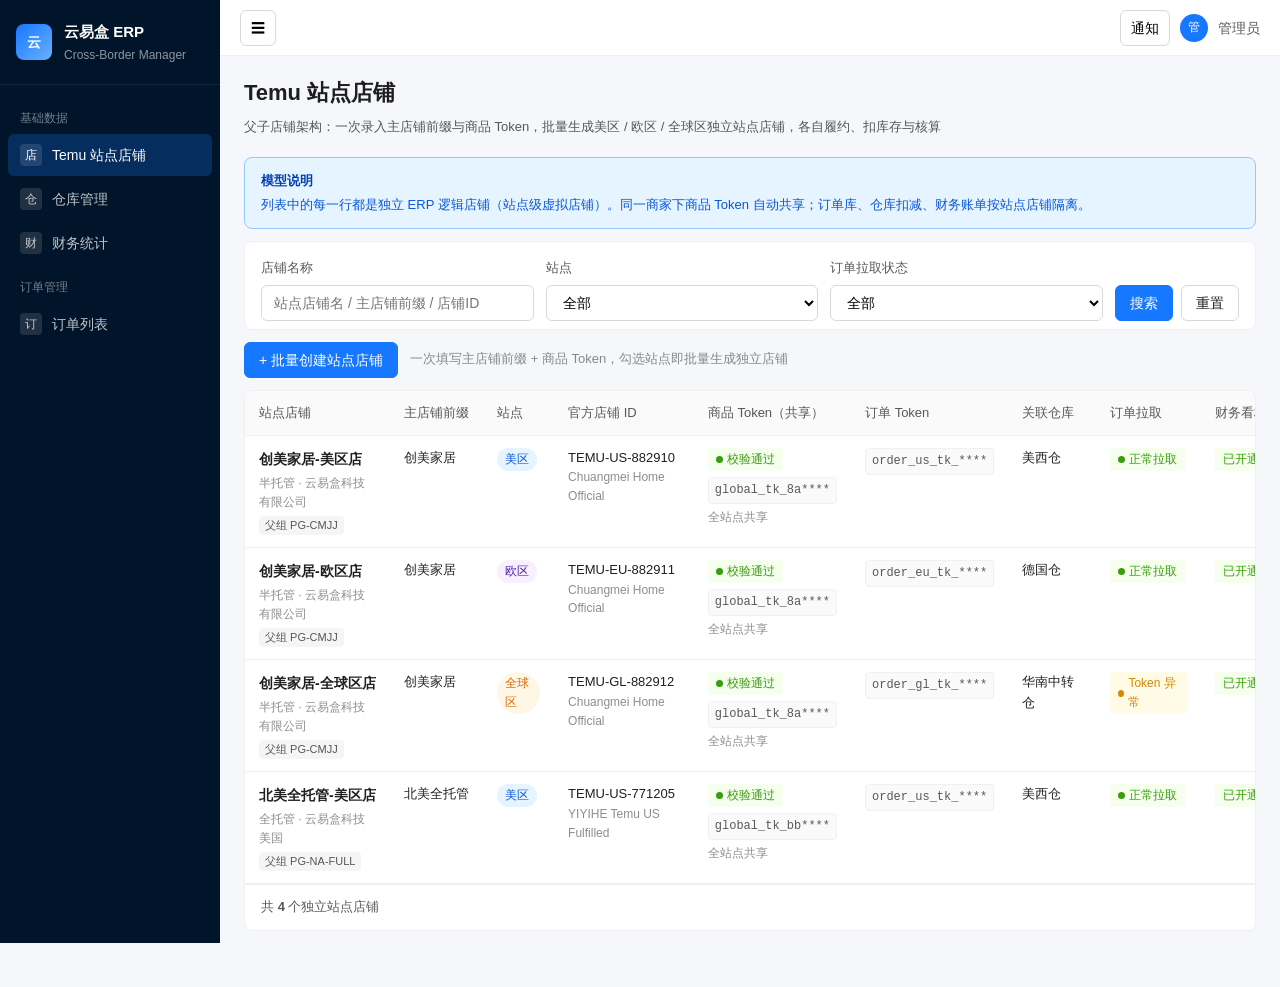
<file: prototype/temu-auth/index.html>
<!doctype html>
<html lang="zh-CN">
<head>
  <meta charset="UTF-8" />
  <meta name="viewport" content="width=device-width, initial-scale=1.0" />
  <meta name="build-time" content="2026-08-05T12:35:00+08:00" />
  <title>Temu 站点店铺授权 · 云易盒 ERP</title>
  <link rel="stylesheet" href="../../ui-library/tokens.css" />
  <link rel="stylesheet" href="styles.css?v=202608051235" />
</head>
<body>
<div class="erp-shell">
  <aside class="sidebar">
    <div class="brand">
      <div class="brand-mark">云</div>
      <div>
        <div class="brand-title">云易盒 ERP</div>
        <div class="brand-subtitle">Cross-Border Manager</div>
      </div>
    </div>
    <nav class="side-menu">
      <div class="menu-group">基础数据</div>
      <button class="side-item active"><span class="side-icon">店</span><span>Temu 站点店铺</span></button>
      <button class="side-item"><span class="side-icon">仓</span><span>仓库管理</span></button>
      <button class="side-item"><span class="side-icon">财</span><span>财务统计</span></button>
      <div class="menu-group">订单管理</div>
      <button class="side-item"><span class="side-icon">订</span><span>订单列表</span></button>
    </nav>
  </aside>

  <main class="main">
    <header class="page-header">
      <div class="header-left"><button class="header-icon-btn" type="button">☰</button></div>
      <div class="header-meta">
        <button class="header-icon-btn" type="button">通知</button>
        <span class="avatar">管</span><span>管理员</span>
      </div>
    </header>

    <section class="page-title-panel">
      <div>
        <h1>Temu 站点店铺</h1>
        <p>父子店铺架构：一次录入主店铺前缀与商品 Token，批量生成美区 / 欧区 / 全球区独立站点店铺，各自履约、扣库存与核算</p>
      </div>
    </section>

    <section class="content-panel tip-panel">
      <strong>模型说明</strong>
      列表中的每一行都是独立 ERP 逻辑店铺（站点级虚拟店铺）。同一商家下商品 Token 自动共享；订单库、仓库扣减、财务账单按站点店铺隔离。
    </section>

    <section class="content-panel query-panel">
      <div class="query-grid">
        <div class="field">
          <label>店铺名称</label>
          <input id="filterKeyword" placeholder="站点店铺名 / 主店铺前缀 / 店铺ID" />
        </div>
        <div class="field">
          <label>站点</label>
          <select id="filterSite">
            <option value="">全部</option>
            <option value="us">美区</option>
            <option value="eu">欧区</option>
            <option value="global">全球区</option>
          </select>
        </div>
        <div class="field">
          <label>订单拉取状态</label>
          <select id="filterOrderStatus">
            <option value="">全部</option>
            <option>正常拉取</option>
            <option>Token 异常</option>
            <option>未开通</option>
          </select>
        </div>
        <div class="query-actions">
          <button class="btn primary" id="btnSearch" type="button">搜索</button>
          <button class="btn" id="btnReset" type="button">重置</button>
        </div>
      </div>
    </section>

    <section class="action-bar">
      <button class="btn primary" id="btnBatchAuth" type="button">+ 批量创建站点店铺</button>
      <span class="action-hint">一次填写主店铺前缀 + 商品 Token，勾选站点即批量生成独立店铺</span>
    </section>

    <section class="content-panel list-panel">
      <div class="table-wrap">
        <table class="data-table">
          <thead>
            <tr>
              <th>站点店铺</th>
              <th>主店铺前缀</th>
              <th>站点</th>
              <th>官方店铺 ID</th>
              <th>商品 Token（共享）</th>
              <th>订单 Token</th>
              <th>关联仓库</th>
              <th>订单拉取</th>
              <th>财务看板</th>
              <th>操作</th>
            </tr>
          </thead>
          <tbody id="storeTableBody"></tbody>
        </table>
      </div>
      <div class="table-footer">
        <span>共 <strong id="totalCount">0</strong> 个独立站点店铺</span>
      </div>
    </section>
  </main>
</div>

<!-- 一次性批量创建多站点店铺 -->
<div class="modal-overlay" id="authModal" hidden>
  <div class="modal auth-modal">
    <div class="modal-header">
      <div>
        <h3>批量创建 Temu 站点店铺</h3>
        <p class="modal-subtitle">一次输入主店铺前缀与全局商品 Token，勾选站点后批量生成独立 ERP 店铺</p>
      </div>
      <button class="modal-close" id="btnCloseModal" type="button">✕</button>
    </div>

    <div class="step-bar">
      <div class="step-item active" data-step="1"><span class="step-num">1</span><span>基础信息 & 商品 Token</span></div>
      <div class="step-line"></div>
      <div class="step-item" data-step="2"><span class="step-num">2</span><span>勾选站点并配置订单 Token</span></div>
    </div>

    <div class="modal-body">
      <div id="step1" class="step-pane">
        <div class="form-section-title">一次性输入（全站点共享）</div>
        <div class="form-grid">
          <div class="form-group form-wide">
            <label class="form-label required">主店铺 / 品牌前缀</label>
            <input class="form-input" id="inputPrefix" placeholder="例如：创美家居" maxlength="40" />
            <p class="form-help">保存后将按「前缀-站点」自动命名，如：创美家居-美区店</p>
          </div>
          <div class="form-group">
            <label class="form-label required">托管业务类型</label>
            <select class="form-input" id="inputMode">
              <option value="">请选择</option>
              <option value="半托管">Temu 半托管</option>
              <option value="全托管">Temu 全托管</option>
            </select>
          </div>
          <div class="form-group">
            <label class="form-label">关联公司</label>
            <select class="form-input" id="inputCompany">
              <option>云易盒科技有限公司</option>
              <option>云易盒科技美国</option>
            </select>
          </div>
          <div class="form-group form-wide">
            <label class="form-label required">商品 / 库存 Token（全局）</label>
            <div class="inline-input-row">
              <input class="form-input" id="inputProductToken" placeholder="粘贴全局商品 Token，校验后自动下发给所选站点店铺" maxlength="128" />
              <button class="btn" id="btnVerifyProduct" type="button">校验 Token</button>
            </div>
            <p class="form-help">用户只需输入一次；系统自动复用到本次批量创建的所有区域站点店铺</p>
          </div>
        </div>
        <div class="fetch-meta" id="productFetchMeta" hidden>
          <div class="meta-item"><span class="meta-label">商家主体 ID</span><strong id="fetchedMerchantId">—</strong></div>
          <div class="meta-item"><span class="meta-label">官方店铺名称</span><strong id="fetchedShopName">—</strong></div>
          <div class="meta-item"><span class="meta-label">校验状态</span><span class="status-tag ok" id="productVerifyStatus">✓ 校验通过</span></div>
        </div>
      </div>

      <div id="step2" class="step-pane" hidden>
        <div class="form-section-title">选择要生成的站点店铺（勾选即生成独立店铺）</div>
        <p class="form-help" style="margin-bottom:12px;">
          勾选后需填写该站点订单 Token；保存将批量创建独立 ERP 店铺，商品 Token 自动共享。
        </p>
        <div id="previewBox" class="preview-box" hidden></div>
        <div class="site-cards" id="siteCards"></div>
      </div>
    </div>

    <div class="modal-footer">
      <button class="btn" id="btnCancelModal" type="button">取消</button>
      <button class="btn" id="btnPrevStep" type="button" hidden>上一步</button>
      <button class="btn primary" id="btnNextStep" type="button">下一步：选择站点</button>
      <button class="btn primary" id="btnSaveBatch" type="button" hidden>保存并批量创建店铺</button>
    </div>
  </div>
</div>

<!-- 单店更新订单 Token -->
<div class="modal-overlay" id="tokenModal" hidden>
  <div class="modal" style="width:min(520px,100%)">
    <div class="modal-header">
      <div>
        <h3>更新订单 Token</h3>
        <p class="modal-subtitle" id="tokenModalSubtitle">—</p>
      </div>
      <button class="modal-close" id="btnCloseTokenModal" type="button">✕</button>
    </div>
    <div class="modal-body">
      <div class="form-group">
        <label class="form-label required">订单 Token</label>
        <input class="form-input" id="inputOrderTokenEdit" placeholder="粘贴该站点订单 Token" maxlength="128" />
      </div>
      <p class="form-help">商品 Token 由主店铺共享，无需在此重复填写</p>
    </div>
    <div class="modal-footer">
      <button class="btn" id="btnCancelTokenModal" type="button">取消</button>
      <button class="btn" id="btnTestOrderToken" type="button">测试连接</button>
      <button class="btn primary" id="btnSaveOrderToken" type="button">保存</button>
    </div>
  </div>
</div>

<div class="toast" id="toast" hidden></div>

<script src="data.js?v=202608051235"></script>
<script src="script.js?v=202608051235"></script>
</body>
</html>
</file>
<file: ui-library/tokens.css>
/* ============================================================
   ERP UI Library · Foundation Tokens (v0.2)
   Baseline: Ant Design Pro v6 style semantics
   Theme modes: Default / Dark / Glass
   ============================================================ */

:root,
[data-theme="default"],
.theme-default {
  /* ---------- Brand ---------- */
  --color-primary-1: #e6f4ff;
  --color-primary-3: #91caff;
  --color-primary-6: #1677ff;
  --color-primary-7: #0958d9;
  --color-primary-bg: var(--color-primary-1);

  /* ---------- Status ---------- */
  --color-success: #52c41a;
  --color-success-bg: #f6ffed;
  --color-success-border: #b7eb8f;
  --color-warning: #faad14;
  --color-warning-bg: #fffbe6;
  --color-warning-border: #ffe58f;
  --color-error: #ff4d4f;
  --color-error-bg: #fff2f0;
  --color-error-border: #ffccc7;
  --color-info: #1677ff;

  /* ---------- Text ---------- */
  --color-text: rgba(0, 0, 0, 0.88);
  --color-text-secondary: rgba(0, 0, 0, 0.65);
  --color-text-tertiary: rgba(0, 0, 0, 0.45);
  --color-text-disabled: rgba(0, 0, 0, 0.25);
  --color-text-on-primary: #ffffff;
  --color-text-link: var(--color-primary-6);

  /* ---------- Background ---------- */
  --color-bg-layout: #f5f7fa;
  --color-bg-container: #ffffff;
  --color-bg-elevated: #ffffff;
  --color-bg-spotlight: #fafafa;
  --color-bg-disabled: rgba(0, 0, 0, 0.04);
  --color-bg-mask: rgba(0, 0, 0, 0.45);

  /* ---------- Border ---------- */
  --color-border: #d9d9d9;
  --color-border-secondary: #f0f0f0;
  --color-split: #f0f0f0;

  /* ---------- Typography ---------- */
  --font-family: -apple-system, BlinkMacSystemFont, "Segoe UI", "PingFang SC",
    "Hiragino Sans GB", "Microsoft YaHei", "Helvetica Neue", Arial, sans-serif;
  --font-size-xs: 12px;
  --font-size-sm: 13px;
  --font-size: 14px;
  --font-size-lg: 16px;
  --font-size-xl: 18px;
  --font-size-2xl: 20px;
  --font-size-3xl: 24px;
  --font-weight-regular: 400;
  --font-weight-medium: 500;
  --font-weight-semibold: 600;
  --line-height-base: 1.5715;

  /* ---------- Spacing ---------- */
  --space-1: 4px;
  --space-2: 8px;
  --space-3: 12px;
  --space-4: 16px;
  --space-5: 20px;
  --space-6: 24px;
  --space-8: 32px;
  --space-10: 40px;

  /* ---------- Radius ---------- */
  --radius-sm: 4px;
  --radius: 6px;
  --radius-lg: 8px;
  --radius-pill: 999px;

  /* ---------- Shadow ---------- */
  --shadow-1: 0 1px 2px 0 rgba(0, 0, 0, 0.03), 0 1px 6px -1px rgba(0, 0, 0, 0.02);
  --shadow-2: 0 6px 16px 0 rgba(0, 0, 0, 0.08), 0 3px 6px -4px rgba(0, 0, 0, 0.12);
  --shadow-drawer: -6px 0 16px 0 rgba(0, 0, 0, 0.08);
  --shadow-modal: 0 6px 16px 0 rgba(0, 0, 0, 0.08), 0 3px 6px -4px rgba(0, 0, 0, 0.12);

  /* ---------- Layout ---------- */
  --layout-sider-width: 200px;
  --layout-sider-collapsed-width: 64px;
  --layout-header-height: 56px;
  --layout-breadcrumb-height: 40px;
  --layout-page-padding: 24px;
  --layout-drawer-width: 67vw;
  --layout-content-max-width: 1440px;

  /* ---------- Control ---------- */
  --control-height-sm: 24px;
  --control-height: 32px;
  --control-height-lg: 40px;
  --table-row-height-compact: 40px;
  --table-row-height: 48px;

  /* ---------- Motion / Layer ---------- */
  --motion-fast: 100ms cubic-bezier(0.4, 0, 0.2, 1);
  --motion: 200ms cubic-bezier(0.4, 0, 0.2, 1);
  --motion-slow: 300ms cubic-bezier(0.4, 0, 0.2, 1);
  --z-drawer: 900;
  --z-modal: 1000;
  --z-tooltip: 1200;
}

[data-theme="dark"],
.theme-dark {
  --color-primary-6: #3c9eff;
  --color-primary-7: #177ddc;
  --color-primary-bg: rgba(60, 158, 255, 0.18);
  --color-success: #49aa19;
  --color-warning: #d89614;
  --color-error: #dc4446;
  --color-text: rgba(255, 255, 255, 0.92);
  --color-text-secondary: rgba(255, 255, 255, 0.72);
  --color-text-tertiary: rgba(255, 255, 255, 0.52);
  --color-text-disabled: rgba(255, 255, 255, 0.34);
  --color-bg-layout: #0f1115;
  --color-bg-container: #14171d;
  --color-bg-elevated: #1b1f27;
  --color-bg-spotlight: rgba(255, 255, 255, 0.08);
  --color-bg-disabled: rgba(255, 255, 255, 0.08);
  --color-border: rgba(255, 255, 255, 0.18);
  --color-border-secondary: rgba(255, 255, 255, 0.12);
  --color-split: rgba(255, 255, 255, 0.12);
  --shadow-1: 0 4px 16px rgba(0, 0, 0, 0.28);
  --shadow-2: 0 10px 28px rgba(0, 0, 0, 0.36);
}

[data-theme="glass"],
.theme-glass {
  --color-primary-6: #5aa9ff;
  --color-primary-7: #4e9bff;
  --color-primary-bg: rgba(90, 169, 255, 0.2);
  --color-text: rgba(255, 255, 255, 0.92);
  --color-text-secondary: rgba(255, 255, 255, 0.78);
  --color-text-tertiary: rgba(255, 255, 255, 0.58);
  --color-text-disabled: rgba(255, 255, 255, 0.36);
  --color-bg-layout: rgba(15, 17, 21, 0.72);
  --color-bg-container: rgba(255, 255, 255, 0.18);
  --color-bg-elevated: rgba(255, 255, 255, 0.24);
  --color-bg-spotlight: rgba(255, 255, 255, 0.14);
  --color-bg-disabled: rgba(255, 255, 255, 0.1);
  --color-border: rgba(255, 255, 255, 0.3);
  --color-border-secondary: rgba(255, 255, 255, 0.24);
  --color-split: rgba(255, 255, 255, 0.22);
  --shadow-1: 0 8px 24px rgba(0, 0, 0, 0.24);
  --shadow-2: 0 12px 32px rgba(0, 0, 0, 0.32);
}

body {
  margin: 0;
  font-family: var(--font-family);
  font-size: var(--font-size);
  line-height: var(--line-height-base);
  color: var(--color-text);
  background: var(--color-bg-layout);
}

* { box-sizing: border-box; }

.surface-panel {
  background: var(--color-bg-container);
  border: 1px solid var(--color-border-secondary);
  border-radius: var(--radius-lg);
  box-shadow: var(--shadow-1);
}

.text-secondary { color: var(--color-text-secondary); }
.text-tertiary { color: var(--color-text-tertiary); }

.tag {
  display: inline-flex;
  align-items: center;
  height: 22px;
  padding: 0 8px;
  border-radius: var(--radius-sm);
  font-size: var(--font-size-xs);
  border: 1px solid transparent;
}
.tag--default { background: var(--color-bg-spotlight); color: var(--color-text); border-color: var(--color-border-secondary); }
.tag--processing { background: var(--color-primary-bg); color: var(--color-primary-7); border-color: var(--color-primary-3); }
.tag--success { background: var(--color-success-bg); color: var(--color-success); border-color: var(--color-success-border); }
.tag--warning { background: var(--color-warning-bg); color: var(--color-warning); border-color: var(--color-warning-border); }
.tag--error { background: var(--color-error-bg); color: var(--color-error); border-color: var(--color-error-border); }

/* ---------- Button family: v6 semantics ---------- */
.btn {
  display: inline-flex;
  align-items: center;
  justify-content: center;
  gap: var(--space-2);
  height: var(--control-height);
  padding: 0 var(--space-4);
  border-radius: var(--radius);
  border: 1px solid var(--color-border);
  background: var(--color-bg-container);
  color: var(--color-text);
  font-size: var(--font-size);
  cursor: pointer;
  transition: all var(--motion);
}
.btn:disabled,
.btn[aria-disabled="true"] {
  background: var(--color-bg-disabled);
  color: var(--color-text-disabled);
  border-color: var(--color-border);
  cursor: not-allowed;
}

/* Backward-compatible helpers */
.btn--primary { background: var(--color-primary-6); color: var(--color-text-on-primary); border-color: var(--color-primary-6); }
.btn--danger { background: var(--color-error); color: #fff; border-color: var(--color-error); }
.btn--text { border-color: transparent; background: transparent; }
.btn--sm { height: var(--control-height-sm); padding: 0 var(--space-3); font-size: var(--font-size-sm); }
.btn--lg { height: var(--control-height-lg); padding: 0 var(--space-5); }

/* v6 semantic helpers */
.btn--solid.btn--color-primary { background: var(--color-primary-6); color: var(--color-text-on-primary); border-color: var(--color-primary-6); }
.btn--outlined.btn--color-primary { background: var(--color-bg-container); color: var(--color-primary-6); border-color: var(--color-primary-6); }
.btn--text.btn--color-primary,
.btn--link.btn--color-primary { color: var(--color-primary-6); border-color: transparent; background: transparent; }

.btn--solid.btn--color-danger { background: var(--color-error); color: #fff; border-color: var(--color-error); }
.btn--outlined.btn--color-danger { background: var(--color-bg-container); color: var(--color-error); border-color: var(--color-error); }
.btn--text.btn--color-danger,
.btn--link.btn--color-danger { color: var(--color-error); border-color: transparent; background: transparent; }

.btn--outlined:hover { background: var(--color-bg-spotlight); }
.btn--text:hover,
.btn--link:hover { background: var(--color-bg-spotlight); }

.input,
.select {
  height: var(--control-height);
  padding: 0 var(--space-3);
  border: 1px solid var(--color-border);
  border-radius: var(--radius);
  background: var(--color-bg-container);
  color: var(--color-text);
  font-size: var(--font-size);
  outline: none;
  transition: border-color var(--motion);
}
.input::placeholder { color: var(--color-text-tertiary); }
.input:focus,
.select:focus { border-color: var(--color-primary-6); }

.link { color: var(--color-primary-6); text-decoration: none; }
.link:hover { color: var(--color-primary-7); text-decoration: underline; }
</file>
<file: prototype/store-management/styles.css>
:root {
  --primary: #1677ff;
  --primary-hover: #4096ff;
  --primary-bg: #e6f4ff;
  --success: #52c41a;
  --success-bg: #f6ffed;
  --warning: #faad14;
  --warning-bg: #fffbe6;
  --danger: #ff4d4f;
  --danger-bg: #fff2f0;
  --text: rgba(0,0,0,.88);
  --muted: rgba(0,0,0,.65);
  --subtle: rgba(0,0,0,.45);
  --border: #d9d9d9;
  --border-light: #f0f0f0;
  --bg: #f5f7fa;
  --panel: #fff;
  --radius: 6px;
  --radius-lg: 8px;
  --sider-bg: #001529;
  --font: -apple-system,BlinkMacSystemFont,"Segoe UI",Roboto,"Helvetica Neue",Arial,"Noto Sans SC",sans-serif;
  --fs-sm: 12px;
  --fs: 14px;
  --fs-lg: 16px;
}

*{box-sizing:border-box;margin:0;padding:0}
body{font-family:var(--font);font-size:var(--fs);color:var(--text);background:var(--bg);min-width:0;overflow-x:hidden}
button,input,select,textarea{font:inherit}
button{cursor:pointer;white-space:nowrap}
a{color:var(--primary);text-decoration:none}
h1,h2,h3,h4,p{margin:0}
ul{margin:0;padding:0;list-style:none}
[hidden]{display:none!important}

/* ===== Shell ===== */
.erp-shell{display:grid;grid-template-columns:220px minmax(0,1fr);min-height:100vh;min-width:0}

/* ===== Sidebar ===== */
.sidebar{position:sticky;top:0;height:100vh;overflow-y:auto;background:var(--sider-bg);color:rgba(255,255,255,.85)}
.brand{display:flex;align-items:center;gap:10px;height:64px;padding:0 24px;color:#fff;border-bottom:1px solid rgba(255,255,255,.08);background:#002140}
.brand-mark{display:grid;width:28px;height:28px;place-items:center;background:var(--primary);border-radius:4px;font-size:12px;font-weight:600}
.brand-title{font-size:14px;font-weight:600;line-height:1.2}
.brand-subtitle{font-size:10px;color:rgba(255,255,255,.45)}
.menu-group{padding:16px 24px 4px;font-size:11px;color:rgba(255,255,255,.35);text-transform:uppercase;letter-spacing:.5px}
.side-item{display:flex;align-items:center;gap:10px;width:calc(100% - 8px);margin:4px;padding:10px 20px;border:none;border-radius:8px;background:none;color:rgba(255,255,255,.65);font-size:14px;text-align:left;cursor:pointer;transition:all .15s}
.side-item:hover{color:#fff;background:rgba(255,255,255,.06)}
.side-item.active{color:#fff;background:var(--primary);font-weight:500}
.side-icon{display:grid;width:24px;height:24px;place-items:center;background:rgba(255,255,255,.1);border-radius:4px;font-size:12px;flex-shrink:0}

/* ===== Main ===== */
.main{display:flex;flex-direction:column;min-height:100vh;min-width:0;overflow-x:hidden}

/* ===== Header ===== */
.page-header{display:flex;align-items:center;justify-content:space-between;height:64px;padding:0 24px;background:var(--panel);border-bottom:1px solid var(--border-light);box-shadow:0 1px 4px rgba(0,21,41,.08);gap:16px;flex-shrink:0}
.header-left{display:flex;align-items:center;gap:12px}
.header-left strong{font-size:15px;white-space:nowrap}
.header-search{display:flex;align-items:center;gap:6px;padding:4px 10px;background:var(--bg);border-radius:var(--radius);font-size:13px;color:var(--subtle);width:240px}
.header-search input{border:none;background:none;outline:none;flex:1;min-width:0;color:var(--text)}
.header-meta{display:flex;align-items:center;gap:10px;font-size:13px;color:var(--muted)}
.header-icon-btn{border:none;background:none;color:var(--muted);font-size:16px;padding:4px 6px;border-radius:var(--radius);cursor:pointer}
.header-icon-btn:hover{background:var(--bg)}
.avatar{display:grid;width:28px;height:28px;place-items:center;background:var(--primary);color:#fff;border-radius:50%;font-size:12px;font-weight:600}

/* ===== Breadcrumb ===== */
.breadcrumb-bar{display:none}

/* ===== Page Title ===== */
.page-title-panel{display:flex;align-items:flex-start;justify-content:space-between;margin:16px 24px 0;padding:0;background:transparent;flex-shrink:0}
.page-title-panel h1{font-size:20px;font-weight:600;line-height:28px}
.page-title-panel p{color:var(--muted);font-size:14px;margin-top:2px}
.page-title-actions{display:flex;gap:8px;flex-shrink:0}
.sensitive-alert{margin:16px 24px 0;padding:10px 12px;border:1px solid #91caff;border-radius:8px;background:#e6f4ff;color:var(--text);font-size:14px}
.sensitive-alert::before{content:'i';display:inline-grid;place-items:center;width:14px;height:14px;margin-right:8px;border-radius:50%;background:var(--primary);color:#fff;font-size:10px;font-weight:700}

/* ===== Buttons ===== */
.btn{display:inline-flex;align-items:center;gap:4px;height:32px;padding:4px 14px;border:1px solid var(--border);border-radius:6px;background:var(--panel);color:var(--text);font-size:14px;cursor:pointer;transition:all .15s;line-height:1.5}
.btn:hover{border-color:var(--primary);color:var(--primary)}
.btn.primary{background:var(--primary);border-color:var(--primary);color:#fff}
.btn.primary:hover{background:var(--primary-hover);border-color:var(--primary-hover)}
.btn.danger{color:var(--danger);border-color:var(--danger)}
.btn.danger:hover{background:var(--danger-bg)}
.btn:disabled{opacity:.5;cursor:not-allowed;pointer-events:none}
.btn-link{border:none;background:none;color:var(--primary);padding:5px 8px;font-size:13px}
.btn-sm{padding:2px 10px;font-size:12px}

/* ===== Platform Tabs ===== */
.platform-tabs{display:flex;gap:0;margin:16px 24px 0;padding:24px 24px 0;background:var(--panel);border-radius:8px 8px 0 0;border:1px solid var(--border-light);border-bottom:none;flex-shrink:0}
.platform-tab{padding:0 0 12px;margin-right:32px;border:none;border-bottom:2px solid transparent;background:none;color:var(--text);font-size:14px;cursor:pointer;transition:all .15s}
.platform-tab:hover{color:var(--primary)}
.platform-tab.active{color:var(--primary);border-bottom-color:var(--primary);font-weight:500}

/* ===== Content Panel ===== */
.content-panel{background:var(--panel);margin:16px 24px;border-radius:8px;flex-shrink:0;min-width:0;border:1px solid var(--border-light)}
.content-panel+.content-panel{margin-top:0}

/* ===== Query Panel ===== */
.query-panel{margin-top:0;padding:16px 24px 12px;border-top:none;border-radius:0 0 8px 8px}
.query-grid{display:grid;grid-template-columns:repeat(4,minmax(180px,1fr));gap:16px;align-items:end}
.query-grid .field{display:flex;flex-direction:column;gap:8px;min-width:0}
.query-grid .field label{font-size:14px;color:var(--text);font-weight:500;line-height:1}
.query-grid .field input,
.query-grid .field select{height:32px;padding:0 12px;border:1px solid var(--border);border-radius:6px;font-size:14px;outline:none;min-width:0;background:#fff}
.query-grid .field input:focus,
.query-grid .field select:focus{border-color:var(--primary);box-shadow:0 0 0 2px rgba(22,119,255,.1)}
.query-actions{display:flex;gap:8px;align-items:flex-end;padding-bottom:0;margin-left:0}

/* ===== Action Bar ===== */
.action-bar{display:flex;align-items:center;justify-content:space-between;padding:24px 24px 16px;background:var(--panel);margin:16px 24px 0;border:1px solid var(--border-light);border-bottom:none;border-radius:8px 8px 0 0;flex-shrink:0}
.action-left,.action-right{display:flex;align-items:center;gap:8px}
.action-count{font-size:12px;color:var(--subtle)}
.action-dropdown{position:relative}
.action-menu{position:absolute;top:calc(100% + 4px);left:0;z-index:30;min-width:140px;padding:4px;border:1px solid var(--border);border-radius:8px;background:#fff;box-shadow:0 6px 16px rgba(0,0,0,.12)}
.action-menu-item{display:block;width:100%;padding:8px 12px;border:none;border-radius:6px;background:transparent;text-align:left;font-size:14px;color:var(--text);cursor:pointer}
.action-menu-item:hover{background:var(--primary-bg);color:var(--primary)}
.action-menu-item.is-disabled,
.action-menu-item:disabled{color:rgba(0,0,0,.25);cursor:not-allowed;background:transparent}
.action-menu-item.is-disabled:hover,
.action-menu-item:disabled:hover{background:transparent;color:rgba(0,0,0,.25)}
.row-auth-menu{position:fixed;z-index:2100;min-width:140px;padding:4px;border:1px solid var(--border);border-radius:8px;background:#fff;box-shadow:0 6px 16px rgba(0,0,0,.12)}
.row-auth-menu .action-menu-item{display:block;width:100%;padding:8px 12px;border:none;border-radius:6px;background:transparent;text-align:left;font-size:14px;color:var(--text);cursor:pointer}
.row-auth-menu .action-menu-item:hover{background:var(--primary-bg);color:var(--primary)}
.row-auth-menu .action-menu-item.is-disabled,
.row-auth-menu .action-menu-item:disabled{color:rgba(0,0,0,.25);cursor:not-allowed}
.row-auth-menu .action-menu-item.is-disabled:hover,
.row-auth-menu .action-menu-item:disabled:hover{background:transparent;color:rgba(0,0,0,.25)}
.auth-type-option-list{display:flex;flex-direction:row;flex-wrap:wrap;align-items:center;justify-content:center;gap:8px}
.modal-overlay#modalAuthType .auth-type-option.btn{
  display:inline-flex;
  justify-content:center;
  align-items:center;
  width:auto !important;
  min-width:0;
  height:28px;
  padding:0 12px;
  border:1px solid var(--primary);
  border-radius:6px;
  background:var(--primary-bg);
  color:var(--primary);
  font-size:13px;
  font-weight:500;
  line-height:1;
  cursor:pointer;
  transition:all .15s;
}
.modal-overlay#modalAuthType .auth-type-option.btn:hover{
  background:var(--primary);
  border-color:var(--primary);
  color:#fff;
}

/* ===== Table ===== */
.list-panel{margin-top:0;border-top:none;border-radius:0 0 8px 8px;overflow:hidden;min-width:0}
.table-wrap{width:100%;max-width:100%;overflow-x:auto;overflow-y:hidden;position:relative}
.data-table{width:max-content;min-width:100%;border-collapse:separate;border-spacing:0;font-size:13px}
.data-table th{position:sticky;top:0;background:#fafafa;padding:12px 12px;text-align:left;font-weight:600;color:var(--text);border-bottom:1px solid var(--border-light);white-space:nowrap;font-size:14px}
.data-table td{padding:12px 12px;border-bottom:1px solid var(--border-light);vertical-align:middle;background:var(--panel);font-size:14px}
.data-table tbody tr:hover{background:#fafafa}
.data-table tbody tr:hover td{background:#fafafa}
.empty-cell{text-align:center;color:var(--subtle);padding:32px!important}
.col-check{width:40px;text-align:center}
.col-name{min-width:160px}
.col-alias{position:sticky;left:0;z-index:2;min-width:150px;box-shadow:1px 0 0 var(--border-light);background:var(--panel)!important}
th.col-alias{z-index:4;background:#fafafa!important}
.col-body{min-width:150px}
.col-sub{min-width:120px}
.col-site{width:70px}
.col-region{min-width:100px}
.col-type{width:110px}
.col-platform-type{width:120px}
.col-child-count{min-width:130px}
.col-ad-name{min-width:150px}
.col-ad-account{min-width:150px}
.col-bc-id{min-width:130px}
.col-bu{width:120px}
.col-status{width:80px}
.col-auth{min-width:260px}
.col-auth-time{width:145px}
.col-expire{width:145px}
.col-sync{width:145px}
.col-shopee-ext{width:120px}
.col-mall{width:100px}
.col-ops{width:110px}
.col-actions{width:190px}
.is-hidden-col{display:none!important}
.cell-actions{display:inline-flex;align-items:center;gap:8px;white-space:nowrap}
.table-action-link,
.table-action-more{height:24px;padding:0;border:none;background:none;color:var(--primary);font-size:14px;line-height:24px;cursor:pointer}
.table-action-link:hover,
.table-action-more:hover{color:#0958d9}
.table-action-link:disabled{color:var(--subtle);cursor:not-allowed}
.table-inline-link{height:24px;padding:0;border:none;background:none;color:var(--primary);font-size:14px;cursor:pointer}
.table-inline-link:hover{color:#0958d9}
.store-name-link{color:var(--primary);font-weight:500;text-decoration:none}
.store-name-link:hover{color:#0958d9;text-decoration:underline}
.row-action-menu{position:fixed;z-index:2100;width:148px;padding:4px;border:1px solid var(--border-light);border-radius:8px;background:#fff;box-shadow:0 6px 16px rgba(0,0,0,.12)}
.row-action-menu button{display:block;width:100%;height:32px;padding:5px 12px;border:none;border-radius:6px;background:#fff;color:var(--text);font-size:14px;text-align:left;cursor:pointer}
.row-action-menu button:hover{background:#f5f5f5}
.row-action-menu button.danger{color:var(--danger)}
.row-action-menu button.danger:hover{background:var(--danger-bg)}

/* ===== Tags ===== */
.tag{display:inline-block;padding:1px 8px;border-radius:4px;font-size:12px;line-height:20px;background:var(--bg);color:var(--muted);white-space:nowrap}
.tag-green{background:#f6ffed;color:#52c41a;border:1px solid #b7eb8f}
.tag-orange{background:#fffbe6;color:#d48806;border:1px solid #ffe58f}
.tag-red{background:#fff2f0;color:#ff4d4f;border:1px solid #ffccc7}
.tag-gray{background:#fafafa;color:rgba(0,0,0,.45);border:1px solid #d9d9d9}
.tag-blue{background:#e6f4ff;color:#1677ff;border:1px solid #91caff}
.status-dot{display:inline-block;width:6px;height:6px;margin-right:6px;border-radius:50%;background:var(--success);vertical-align:middle}

/* ===== Table Footer ===== */
.table-footer{display:flex;align-items:center;justify-content:space-between;padding:12px 16px;border-top:1px solid var(--border-light);font-size:13px;color:var(--muted)}
.pagination{display:flex;align-items:center;gap:6px}
.page-btn{width:28px;height:28px;border:1px solid var(--border);border-radius:var(--radius);background:var(--panel);font-size:13px;cursor:pointer}
.page-btn.active{border-color:var(--primary);color:var(--primary);font-weight:500}
.page-size{font-size:12px;color:var(--subtle)}

/* ===== Modal ===== */
.modal-overlay{position:fixed;inset:0;background:rgba(0,0,0,.45);display:flex;align-items:center;justify-content:center;z-index:1000}
.modal{background:var(--panel);border-radius:var(--radius-lg);box-shadow:0 6px 30px rgba(0,0,0,.15);max-height:90vh;overflow-y:auto}
.modal-header{display:flex;align-items:center;justify-content:space-between;padding:16px 20px;border-bottom:1px solid var(--border-light)}
.modal-header h3{font-size:16px;font-weight:600}
.modal-subtitle{margin-top:4px;color:var(--muted);font-size:13px}
.modal-body{padding:20px}
.modal-footer{display:flex;justify-content:flex-end;gap:8px;padding:12px 20px;border-top:1px solid var(--border-light)}
.modal-close{border:none;background:none;font-size:18px;color:var(--subtle);cursor:pointer;padding:4px;border-radius:var(--radius)}
.modal-close:hover{background:var(--bg);color:var(--text)}

/* ===== Form ===== */
.form-group{margin-bottom:14px}
.form-label{display:block;font-size:13px;color:var(--muted);margin-bottom:4px}
.form-label.required::before,.ozon-field-label.required::before{content:'* ';color:var(--danger)}
.form-input{width:100%;height:34px;padding:0 10px;border:1px solid var(--border);border-radius:var(--radius);font-size:13px;outline:none;background:#fff}
.form-input:focus{border-color:var(--primary);box-shadow:0 0 0 2px rgba(22,119,255,.1)}
.form-input:disabled{color:var(--subtle);background:#fafafa;cursor:not-allowed}
.form-readonly{padding:6px 10px;background:#fafafa;border-radius:var(--radius);font-size:13px;color:var(--muted)}
.checkbox-grid{display:grid;grid-template-columns:repeat(2,1fr);gap:8px 12px;padding:10px;border:1px solid var(--border-light);border-radius:var(--radius);background:#fafafa}
.checkbox-grid label{display:flex;align-items:center;gap:6px;font-size:13px;color:var(--muted)}

/* ===== Select (Ant Design style) ===== */
.ant-select{width:100%;height:34px;padding:0 8px;border:1px solid var(--border);border-radius:var(--radius);font-size:13px;background:#fff;outline:none;cursor:pointer;-webkit-appearance:none;appearance:none;background-image:url("data:image/svg+xml,%3Csvg width='10' height='6' xmlns='http://www.w3.org/2000/svg'%3E%3Cpath d='M1 1l4 4 4-4' stroke='%23999' fill='none' stroke-width='1.5'/%3E%3C/svg%3E");background-repeat:no-repeat;background-position:right 10px center;padding-right:28px}
.ant-select:focus{border-color:var(--primary);box-shadow:0 0 0 2px rgba(22,119,255,.1)}
.ant-select.native-hidden{display:none!important}
.ant-select-shell{position:relative;width:100%}
.ant-select-trigger{display:flex;align-items:center;justify-content:space-between;width:100%;height:32px;padding:0 12px;border:1px solid var(--border);border-radius:6px;background:#fff;color:var(--text);font-size:14px;text-align:left;transition:all .15s}
.ant-select-trigger:hover{border-color:var(--primary)}
.ant-select-trigger.open{border-color:var(--primary);box-shadow:0 0 0 2px rgba(22,119,255,.1)}
.ant-select-trigger::after{content:'⌄';font-size:13px;color:var(--subtle);margin-left:8px}
.ant-select-popup{position:absolute;left:0;right:0;top:calc(100% + 4px);z-index:1600;max-height:240px;overflow-y:auto;padding:4px;border:1px solid var(--border);border-radius:8px;background:#fff;box-shadow:0 6px 16px rgba(0,0,0,.12)}
.ant-select-option{display:flex;align-items:center;min-height:32px;padding:5px 10px;border-radius:6px;color:var(--text);font-size:14px;cursor:pointer}
.ant-select-option:hover{background:#f5f5f5}
.ant-select-option.selected{background:#e6f4ff;color:var(--primary);font-weight:600}
.ant-select-option.selected::before{content:'✓';margin-right:8px}

/* ===== Auth Tip Card ===== */
.auth-tip-card{background:#f0f5ff;border:1px solid #adc6ff;border-radius:var(--radius-lg);padding:14px 16px;margin-top:16px}
.auth-tip-title{font-size:14px;font-weight:600;color:#1d39c4;margin-bottom:8px}
.auth-tip-list{margin:0;padding:0 0 0 18px;list-style:disc}
.auth-tip-list li{font-size:12px;color:var(--muted);margin-bottom:4px;line-height:1.6}
.auth-tip-list li strong{color:var(--text)}
.auth-tip-list code{background:rgba(0,0,0,.06);padding:1px 5px;border-radius:3px;font-size:11px}
.auth-flow-panel{display:grid;grid-template-columns:repeat(4,1fr);gap:8px;margin-top:12px}
.auth-flow-step{display:flex;gap:8px;align-items:flex-start;padding:10px;border:1px solid var(--border-light);border-radius:8px;background:#fafafa;color:var(--muted);font-size:12px;line-height:1.5}
.auth-flow-step strong{display:grid;width:20px;height:20px;place-items:center;flex-shrink:0;border-radius:50%;background:#d9d9d9;color:#fff;font-size:12px}
.auth-flow-step.active{border-color:#91caff;background:#e6f4ff;color:var(--text)}
.auth-flow-step.active strong{background:var(--primary)}
.shopee-auth-modal{width:min(980px,calc(100vw - 48px))}
.post-auth-permission-modal{width:min(760px,calc(100vw - 48px))}
.permission-guide{margin-bottom:16px}
.permission-store-list{display:grid;gap:8px;margin-bottom:18px}
.permission-store-item{display:flex;align-items:center;justify-content:space-between;gap:12px;padding:10px 12px;border:1px solid var(--border-light);border-radius:8px;background:#fafafa;font-size:13px}
.permission-store-item strong{font-weight:600}
.permission-user-grid{margin-bottom:18px}
.auth-progress{display:grid;grid-template-columns:auto 1fr auto 1fr auto;align-items:center;gap:18px;margin:4px 0 24px}
.progress-step{display:flex;align-items:center;gap:10px;color:var(--text);font-size:16px;font-weight:600;white-space:nowrap}
.progress-step span{display:grid;width:40px;height:40px;place-items:center;border-radius:50%;background:#e6f4ff;color:var(--primary);font-weight:700}
.progress-step.active span{background:var(--primary);color:#fff}
.progress-line{height:2px;background:var(--primary)}
.auth-result-state{text-align:center;margin-bottom:20px}
.success-mark{display:inline-grid;width:64px;height:64px;place-items:center;margin-bottom:12px;border:6px solid #52c41a;border-radius:50%;color:#52c41a;font-size:42px;font-weight:700;line-height:1}
.auth-result-state h3{font-size:20px;margin-bottom:8px}
.auth-result-state p{color:var(--muted);font-size:14px}
.alias-error{margin-bottom:12px;padding:8px 12px;border:1px solid #ffccc7;border-radius:6px;background:#fff2f0;color:#cf1322;font-size:13px}
.auth-result-table{width:100%;border-collapse:separate;border-spacing:0;border:1px solid var(--border-light);border-radius:8px;overflow:hidden}
.auth-result-table th,.auth-result-table td{padding:12px 14px;border-right:1px solid var(--border-light);border-bottom:1px solid var(--border-light);text-align:left;font-size:14px}
.auth-result-table th{background:#fafafa;font-weight:600}
.auth-result-table th:last-child,.auth-result-table td:last-child{border-right:none}
.auth-result-table tr:last-child td{border-bottom:none}
.alias-input.input-error{border-color:var(--danger);box-shadow:0 0 0 2px rgba(255,77,79,.1)}
.form-help{margin-top:10px;color:var(--subtle);font-size:13px}

/* ===== Drawer ===== */
.drawer-overlay{position:fixed;inset:0;background:rgba(0,0,0,.45);display:flex;justify-content:flex-end;z-index:1000}
.drawer{background:var(--panel);height:100vh;overflow-y:auto;box-shadow:-6px 0 30px rgba(0,0,0,.1);animation:slideIn .2s ease}
@keyframes slideIn{from{transform:translateX(100%)}to{transform:translateX(0)}}
.drawer-header{display:flex;align-items:center;justify-content:space-between;padding:16px 20px;border-bottom:1px solid var(--border-light);position:sticky;top:0;background:var(--panel);z-index:1}
.drawer-header h3{font-size:16px;font-weight:600}
.drawer-body{padding:16px 20px}
.drawer-footer{position:sticky;bottom:0;display:flex;justify-content:flex-end;gap:8px;padding:12px 20px;background:var(--panel);border-top:1px solid var(--border-light)}
.drawer-close{border:none;background:none;font-size:18px;color:var(--subtle);cursor:pointer;padding:4px;border-radius:var(--radius)}
.drawer-close:hover{background:var(--bg)}
.detail-primary{width:min(75vw,1440px);min-width:min(980px,100vw)}
.child-store-drawer{width:560px}
.drawer-title-row{display:flex;align-items:center;gap:12px}
.inline-close{font-size:20px}
.drawer-help{margin-bottom:20px;color:var(--muted);font-size:14px;line-height:1.7}
.child-store-table{width:100%;border-collapse:separate;border-spacing:0;border:1px solid var(--border-light);border-radius:8px;overflow:hidden}
.child-store-table th,.child-store-table td{padding:12px;border-bottom:1px solid var(--border-light);text-align:left;font-size:14px}
.child-store-table th{background:#fafafa;font-weight:600}
.child-store-table tr:last-child td{border-bottom:none}

/* ===== Auth Summary ===== */
.auth-summary{display:flex;flex-wrap:wrap;gap:4px}
.auth-pill{display:inline-flex;align-items:center;gap:4px;padding:1px 6px;border:1px solid var(--border-light);border-radius:4px;background:#fafafa;font-size:12px;line-height:20px;white-space:nowrap}
.auth-pill.success{border-color:#b7eb8f;background:#f6ffed;color:#389e0d}
.auth-pill.warning{border-color:#ffe58f;background:#fffbe6;color:#d48806}
.auth-pill.error{border-color:#ffccc7;background:#fff2f0;color:#cf1322}

/* ===== Maintainable Enum Select ===== */
.enum-select{position:relative;width:100%}
.enum-trigger{display:flex;align-items:center;justify-content:space-between;width:100%;height:34px;padding:0 10px;border:1px solid var(--border);border-radius:6px;background:#fff;color:var(--text);font-size:13px;text-align:left}
.enum-trigger::after{content:'⌄';color:var(--subtle)}
.enum-dropdown{position:absolute;left:0;right:0;top:calc(100% + 4px);z-index:2200;padding:4px;border:1px solid var(--border);border-radius:8px;background:#fff;box-shadow:0 6px 16px rgba(0,0,0,.12)}
.enum-option{display:flex;align-items:center;justify-content:space-between;min-height:32px;padding:5px 8px;border-radius:6px;font-size:13px;cursor:pointer}
.enum-option:hover{background:#f5f5f5}
.enum-option.selected{background:#e6f4ff;color:var(--primary);font-weight:600}
.enum-delete{visibility:hidden;color:var(--danger);font-size:12px}
.enum-option:hover .enum-delete{visibility:visible}
.enum-add{width:100%;height:32px;margin-top:4px;border:none;border-top:1px solid var(--border-light);background:#fff;color:var(--primary);font-size:13px;text-align:left;padding:6px 8px}

/* ===== Detail Summary ===== */
.detail-summary{display:flex;flex-wrap:wrap;gap:12px 24px;padding:14px 16px;background:var(--bg);border-radius:var(--radius-lg);margin-bottom:16px}
.summary-item{display:flex;align-items:center;gap:8px}
.summary-label{font-size:12px;color:var(--subtle)}
.summary-value{font-size:14px;font-weight:500}

/* ===== Detail Tabs ===== */
.detail-tabs{display:flex;gap:0;border-bottom:1px solid var(--border-light);margin-bottom:16px}
.detail-tab{padding:8px 16px;border:none;border-bottom:2px solid transparent;background:none;color:var(--muted);font-size:13px;cursor:pointer;transition:all .15s}
.detail-tab:hover{color:var(--primary)}
.detail-tab.active{color:var(--primary);border-bottom-color:var(--primary);font-weight:500}
.tab-toolbar{display:flex;align-items:center;justify-content:flex-end;gap:8px;margin-bottom:12px}
.sensitive-bar{margin-right:auto;padding:6px 10px;border-radius:var(--radius);background:#fafafa;color:var(--subtle);font-size:12px;border:1px solid var(--border-light)}
.sensitive-bar.unlocked{background:var(--success-bg);color:#389e0d;border-color:#b7eb8f}

/* ===== Card ===== */
.card{background:var(--panel);border:1px solid var(--border-light);border-radius:var(--radius-lg);padding:16px;margin-bottom:12px}
.card-title{font-size:14px;font-weight:600;margin-bottom:12px;padding-bottom:8px;border-bottom:1px solid var(--border-light)}
.card-actions{display:flex;justify-content:flex-end;margin:-4px 0 10px}

/* ===== Description Grid ===== */
.desc-grid{display:grid;grid-template-columns:repeat(2,1fr);gap:10px 24px}
.desc-item{display:flex;gap:8px;font-size:13px}
.desc-label{color:var(--subtle);flex-shrink:0;min-width:90px}
.desc-value{color:var(--text)}
.desc-wide{grid-column:1/-1}
.sensitive-value{font-family:ui-monospace,SFMono-Regular,Menlo,Consolas,monospace}
.payment-list{display:grid;gap:8px}
.payment-item{display:grid;grid-template-columns:120px 1fr 120px 90px;gap:10px;align-items:center;padding:10px;border:1px solid var(--border-light);border-radius:var(--radius);background:#fafafa;font-size:13px}
.payment-item strong{font-weight:600}
.payment-edit-list{display:grid;gap:10px;margin-bottom:10px}
.payment-edit-row{display:grid;grid-template-columns:120px 1fr 120px 32px;gap:8px;align-items:center}
.payment-platform-select{min-width:0}
.payment-platform-select .enum-trigger{height:34px}
.payment-edit-row .btn-icon{width:32px;height:32px;justify-content:center;padding:0}
.change-records{display:grid;grid-template-columns:1fr 1fr;gap:16px}
.change-records h4{font-size:13px;font-weight:600;margin-bottom:8px;color:var(--muted)}
.record-list{display:grid;gap:8px}
.record-item{padding:8px 10px;border:1px solid var(--border-light);border-radius:var(--radius);background:#fafafa;font-size:12px;color:var(--muted);line-height:1.6}
.record-item strong{display:block;color:var(--text);font-size:13px}

/* ===== Auth Cards ===== */
.auth-grid{display:grid;grid-template-columns:repeat(2,1fr);gap:12px}
.auth-card{display:flex;align-items:center;gap:10px;padding:12px;border:1px solid var(--border-light);border-radius:var(--radius);background:#fafafa}
.auth-card strong{margin-right:auto;font-size:13px}
.related-list{display:grid;gap:8px;margin-bottom:10px}
.related-item{display:flex;align-items:center;justify-content:space-between;padding:8px 10px;border:1px solid var(--border-light);border-radius:var(--radius);background:#fafafa;font-size:13px}
.alert-info{padding:10px 12px;border:1px solid #91caff;border-radius:var(--radius);background:#e6f4ff;color:#0958d9;font-size:13px}

/* ===== Edit Form ===== */
.form-section-title{font-size:13px;font-weight:600;color:var(--text);padding-bottom:8px;margin:4px 0 12px;border-bottom:1px solid var(--border-light)}
.token-kind-tabs{display:flex;gap:0;margin:16px 0 0;padding:0;border-bottom:1px solid var(--border-light);border-radius:0;background:transparent}
.token-kind-tab{flex:none;height:36px;padding:0 16px;border:none;border-radius:0;background:transparent;color:var(--muted);font-size:14px;cursor:pointer;transition:color .15s,border-color .15s;box-shadow:none;border-bottom:2px solid transparent;margin-bottom:-1px}
.token-kind-tab:hover{color:var(--primary)}
.token-kind-tab.active{color:var(--primary);font-weight:600;background:transparent;box-shadow:none;border-bottom-color:var(--primary)}
.temu-token-pane{margin-top:12px}
.create-biz-tip{margin:0 0 14px;padding:10px 12px;border:1px solid #91caff;border-radius:8px;background:#e6f4ff;color:#0958d9;font-size:13px;line-height:1.6}
.token-region-tabs{display:flex;gap:0;margin-bottom:0;border-bottom:1px solid var(--border-light)}
.token-region-tab{height:34px;padding:0 16px;border:none;background:transparent;color:var(--muted);font-size:13px;cursor:pointer;border-bottom:2px solid transparent;margin-bottom:-1px}
.token-region-tab:hover{color:var(--primary)}
.token-region-tab.active{color:var(--primary);font-weight:600;border-bottom-color:var(--primary)}
.token-panel{margin-top:12px;padding:14px 16px;background:#f5f5f5;border-radius:8px}
.token-panel-edit{background:#fafafa;border:1px solid var(--border-light)}
.token-form-row{display:grid;grid-template-columns:120px 1fr;align-items:center;gap:12px;margin-bottom:12px}
.token-form-row:last-child{margin-bottom:0}
.token-label{font-size:13px;color:var(--muted);text-align:right}
.token-value{font-size:13px;color:var(--text);word-break:break-all}
.token-hint{margin:0 0 10px;font-size:12px;color:var(--subtle)}
.token-field-note{margin:8px 0 0;font-size:12px;color:var(--subtle);line-height:1.6}
.card-title-bar{display:flex;align-items:center;justify-content:space-between;gap:12px;margin-bottom:4px}
.ozon-auth-icons,.temu-auth-icons,.alibaba-auth-icons,.jd-auth-icons{display:flex;align-items:center;gap:8px}
.icon-btn{width:32px;height:32px;border:1px solid var(--border);border-radius:6px;background:#fff;color:var(--muted);font-size:14px;cursor:pointer;display:inline-flex;align-items:center;justify-content:center;transition:all .15s}
.icon-btn:hover{border-color:var(--primary);color:var(--primary)}
.icon-btn.primary{background:var(--primary);border-color:var(--primary);color:#fff}
.icon-btn.primary:hover{opacity:.9;color:#fff}
.icon-btn.ozon-edit{border-color:#91caff;background:#fff;color:#1677ff}
.icon-btn.ozon-edit:hover{border-color:var(--primary);background:#fff;color:var(--primary)}
.icon-btn[hidden]{display:none!important}
.ozon-auth-tip,.temu-auth-tip,.alibaba-auth-tip,.jd-auth-tip{margin:12px 0 0;padding:0;border:none!important;border-radius:0;background:transparent!important;box-shadow:none!important;color:#0958d9;font-size:13px;line-height:1.6}
#ozonAuthCard .ozon-auth-meta,#temuAuthCard .temu-auth-meta,#alibabaAuthCard .alibaba-auth-meta,#jdAuthCard .jd-auth-meta{grid-template-columns:repeat(2, minmax(200px, 260px));justify-content:start;max-width:560px;gap:10px 20px}
#ozonAuthCard.is-highlight,#temuAuthCard.is-highlight,#alibabaAuthCard.is-highlight,#jdAuthCard.is-highlight{border-color:var(--border);box-shadow:none}
#jdAuthCard .ozon-field-row{grid-template-columns:118px 1fr}
.ozon-cred-block{margin-top:16px;padding:0;background:transparent;border:none;border-radius:0;max-width:560px}
#ozonAuthCard.is-highlight .ozon-cred-block{background:transparent;border:none}
.ozon-field-row{display:grid;grid-template-columns:96px 1fr;gap:12px;align-items:start;margin-bottom:14px;max-width:560px}
.ozon-field-row:last-child{margin-bottom:0}
.ozon-field-label{padding-top:8px;font-size:13px;color:var(--muted);text-align:left}
.ozon-field-control{min-width:0}
.ozon-auth-input,.ozon-view-value,.alibaba-auth-input,.jd-auth-input{width:100%;max-width:440px;box-sizing:border-box}
.ozon-auth-input.is-highlight,.temu-auth-input.is-highlight,.alibaba-auth-input.is-highlight,.jd-auth-input.is-highlight{border-color:var(--primary);box-shadow:0 0 0 2px rgba(22,119,255,.1);background:#fff}
.ozon-auth-input:disabled{background:#f5f5f5;color:var(--subtle)}
.ozon-view-value{display:block;min-height:34px;padding:6px 10px;border:1px solid var(--border-light);border-radius:var(--radius);background:#fff;font-size:13px;color:var(--text);line-height:20px;word-break:break-all}
.ozon-field-control .token-field-note{max-width:440px;white-space:nowrap}
#temuAuthCard .token-panel-edit .temu-auth-input{width:100%;max-width:440px;box-sizing:border-box}
#temuAuthCard .temu-auth-input:disabled{color:var(--text);background:#fafafa;cursor:default;opacity:1}
.ozon-auth-input:disabled,.alibaba-auth-input:disabled,.jd-auth-input:disabled{color:var(--text);background:#fafafa;cursor:default;opacity:1}
.form-grid{display:grid;grid-template-columns:repeat(2,1fr);gap:0 14px}
.form-wide{grid-column:1/-1}
.textarea{height:76px;padding-top:8px;resize:vertical}

/* Temu 主店铺列表：共有字段垂直居中，差异字段按区域对齐 */
.temu-group-row td.temu-shared-cell{vertical-align:middle}
.temu-group-row td.temu-stack-cell{vertical-align:middle}
.temu-main-cell{display:flex;align-items:center;gap:8px;min-width:0}
.temu-tree-content{min-width:0;display:flex;flex-wrap:wrap;align-items:center;gap:6px}
.temu-main-name{font-weight:600}
.temu-role-tag{margin:0}
.temu-count-chip{display:inline-block;padding:0 6px;height:20px;line-height:20px;border-radius:4px;background:#f5f5f5;color:var(--subtle);font-size:12px}
.temu-pair-stack{display:flex;flex-direction:column;gap:6px;align-items:flex-start;justify-content:center}
.temu-alias-row{display:inline-flex;align-items:center;gap:8px;height:22px;max-width:100%;min-width:0}
.temu-alias-text{font-size:13px;line-height:22px;height:22px;color:var(--text);white-space:nowrap;overflow:hidden;text-overflow:ellipsis;max-width:160px}
.temu-region-pill{display:inline-block;padding:0 8px;height:22px;line-height:22px;border-radius:4px;background:#e6f4ff;color:#1677ff;font-size:12px;border:1px solid #91caff;flex-shrink:0}
.temu-time-line{display:block;font-size:13px;line-height:22px;height:22px;color:var(--text);white-space:nowrap}
.temu-shared-value{display:inline-flex;align-items:center;min-height:22px;font-size:13px;color:var(--text);white-space:nowrap}
.temu-muted{color:var(--subtle);font-size:13px}

/* ===== Store status switch ===== */
.store-status-switch{position:relative;display:inline-flex;align-items:center;justify-content:flex-start;height:22px;vertical-align:middle;cursor:pointer;user-select:none}
.store-status-switch input{position:absolute;opacity:0;width:0;height:0;pointer-events:none}
.store-status-track{position:relative;width:40px;height:22px;border-radius:11px;background:rgba(0,0,0,.25);transition:background .2s;flex-shrink:0}
.store-status-track::after{content:'';position:absolute;top:2px;left:2px;width:18px;height:18px;border-radius:50%;background:#fff;box-shadow:0 1px 3px rgba(0,0,0,.25);transition:transform .2s}
.store-status-switch input:checked + .store-status-track{background:var(--success)}
.store-status-switch input:checked + .store-status-track::after{transform:translateX(18px)}
.store-status-switch input:focus-visible + .store-status-track{outline:2px solid var(--primary);outline-offset:2px}
.temu-status-stack .store-status-switch{height:22px}

/* ===== Toast ===== */
.toast{position:fixed;top:24px;left:50%;transform:translateX(-50%);padding:10px 20px;background:var(--panel);border-radius:var(--radius);box-shadow:0 4px 16px rgba(0,0,0,.12);font-size:13px;z-index:2000;animation:fadeIn .2s ease}
@keyframes fadeIn{from{opacity:0;transform:translateX(-50%) translateY(-8px)}to{opacity:1;transform:translateX(-50%) translateY(0)}}
.toast.success{border-left:3px solid var(--success)}
.toast.error{border-left:3px solid var(--danger)}

/* TikTok 广告户名称 / 气泡 / 授权列表 */
.tk-ad-name-trigger{color:var(--primary);cursor:pointer;border-bottom:1px dashed rgba(22,119,255,.45)}
.tk-ad-name-trigger:hover{color:#0958d9}
.tk-ad-popover{position:fixed;z-index:2100;min-width:380px;max-width:520px;padding:10px;background:#fff;border:1px solid var(--border);border-radius:8px;box-shadow:0 8px 24px rgba(0,0,0,.12)}
.tk-ad-popover[hidden]{display:none!important}
.tk-ad-account-list .empty-hint{padding:16px;color:var(--subtle);font-size:13px;background:#fafafa;border:1px dashed var(--border-light);border-radius:8px;text-align:center}
.tk-ad-mini-table{border-collapse:collapse;font-size:13px}
.tk-ad-mini-table th,.tk-ad-mini-table td{padding:10px 16px;border-bottom:1px solid var(--border-light);text-align:left;vertical-align:middle}
.tk-ad-mini-table tbody tr:last-child td{border-bottom:none}
.tk-ad-mini-table th{background:#fafafa;color:var(--muted);font-weight:600}
.tk-ad-mini-table tr.is-current td{background:#f0f7ff}
.tk-ad-current-tag{display:inline-block;margin-left:6px;padding:0 6px;height:18px;line-height:18px;border-radius:4px;background:#e6f4ff;color:#1677ff;font-size:11px;vertical-align:middle}

/* 详情 / 编辑：与店铺授权卡片同宽，三列比例固定，避免过窄或过散 */
.tk-ad-account-panel{border:1px solid var(--border-light);border-radius:8px;overflow:hidden;background:#fff}
.tk-ad-account-panel .tk-ad-mini-table{width:100%;table-layout:fixed}
.tk-ad-account-panel .tk-ad-mini-table th:nth-child(1),
.tk-ad-account-panel .tk-ad-mini-table td:nth-child(1){width:34%}
.tk-ad-account-panel .tk-ad-mini-table th:nth-child(2),
.tk-ad-account-panel .tk-ad-mini-table td:nth-child(2){width:28%;font-variant-numeric:tabular-nums}
.tk-ad-account-panel .tk-ad-mini-table th:nth-child(3),
.tk-ad-account-panel .tk-ad-mini-table td:nth-child(3){width:16%}
.tk-ad-account-panel .tk-ad-mini-table th:nth-child(4),
.tk-ad-account-panel .tk-ad-mini-table td:nth-child(4){width:22%}
.tk-ad-account-panel .tk-ad-mini-table td{word-break:break-all}

/* 列表悬浮气泡：紧凑自适应 */
.tk-ad-popover .tk-ad-mini-table{width:auto;max-width:100%;table-layout:auto}
.tk-ad-popover .tk-ad-mini-table th,
.tk-ad-popover .tk-ad-mini-table td{padding:7px 12px;white-space:nowrap;word-break:normal}

/* TikTok 广告授权凭证确认弹窗 */
.tk-ad-credential-modal{width:520px;max-width:calc(100vw - 32px)}
.tk-ad-credential-list{display:flex;flex-direction:column;gap:12px}
.tk-ad-credential-item{display:flex;gap:10px;align-items:flex-start;padding:12px 14px;border:1px solid var(--border-light);border-radius:8px;background:#fff;cursor:pointer}
.tk-ad-credential-item:hover{border-color:#91caff;background:#fafafa}
.tk-ad-credential-item.is-checked{border-color:#1677ff;background:#f0f7ff}
.tk-ad-credential-item input{margin-top:3px;flex:none}
.tk-ad-credential-item-body{min-width:0;flex:1}
.tk-ad-credential-item-title{font-size:13px;font-weight:600;color:var(--text);line-height:1.5}
.tk-ad-credential-id{font-weight:400;color:var(--muted)}
.tk-ad-credential-item-meta{margin-top:6px;padding-left:0;font-size:12px;color:#0958d9;line-height:1.5}
.tk-ad-credential-status{margin:14px 0 0;font-size:13px;color:var(--text);line-height:1.5}
.tk-ad-credential-status.is-empty{color:var(--subtle)}
.tk-ad-credential-hint{margin:8px 0 0;font-size:12px;color:var(--danger)}
#btnConfirmTkAdCredential:disabled{opacity:.45;cursor:not-allowed}
</file>
<file: prototype/temu-auth/styles.css>
:root {
  --primary: var(--color-primary-6, #1677ff);
  --primary-hover: var(--color-primary-7, #0958d9);
  --danger: var(--color-error, #ff4d4f);
  --success: var(--color-success, #52c41a);
  --warning: var(--color-warning, #faad14);
  --text: var(--color-text, rgba(0,0,0,.88));
  --subtle: var(--color-text-secondary, rgba(0,0,0,.65));
  --muted: var(--color-text-tertiary, rgba(0,0,0,.45));
  --border: var(--color-border, #d9d9d9);
  --split: var(--color-split, #f0f0f0);
  --bg: var(--color-bg-layout, #f5f7fa);
  --card: var(--color-bg-container, #fff);
  --radius: var(--radius, 6px);
  --shadow: 0 6px 16px rgba(0,0,0,.08);
}

*{box-sizing:border-box;margin:0;padding:0}
body{font-family:var(--font-family,-apple-system,BlinkMacSystemFont,"Segoe UI","PingFang SC","Microsoft YaHei",sans-serif);color:var(--text);background:var(--bg);font-size:14px;line-height:1.5715}
button,input,select{font:inherit}
button{cursor:pointer}

.erp-shell{display:flex;min-height:100vh}
.sidebar{width:220px;background:#001529;color:#fff;flex-shrink:0}
.brand{display:flex;gap:12px;align-items:center;padding:20px 16px;border-bottom:1px solid rgba(255,255,255,.08)}
.brand-mark{width:36px;height:36px;border-radius:8px;background:linear-gradient(135deg,#1677ff,#69b1ff);display:grid;place-items:center;font-weight:700}
.brand-title{font-size:15px;font-weight:600}
.brand-subtitle{font-size:12px;color:rgba(255,255,255,.55);margin-top:2px}
.side-menu{padding:12px 8px}
.menu-group{padding:12px 12px 6px;font-size:12px;color:rgba(255,255,255,.45)}
.side-item{width:100%;display:flex;align-items:center;gap:10px;border:0;background:transparent;color:rgba(255,255,255,.75);padding:10px 12px;border-radius:6px;text-align:left;margin-bottom:2px}
.side-item.active,.side-item:hover{background:rgba(22,119,255,.25);color:#fff}
.side-icon{width:22px;height:22px;border-radius:4px;background:rgba(255,255,255,.12);display:grid;place-items:center;font-size:12px}

.main{flex:1;min-width:0}
.page-header{height:56px;background:#fff;border-bottom:1px solid var(--split);display:flex;align-items:center;justify-content:space-between;padding:0 20px}
.header-icon-btn{border:1px solid var(--border);background:#fff;border-radius:6px;padding:6px 10px}
.header-meta{display:flex;align-items:center;gap:10px;color:var(--subtle)}
.avatar{width:28px;height:28px;border-radius:50%;background:#1677ff;color:#fff;display:grid;place-items:center;font-size:12px}

.page-title-panel{padding:20px 24px 8px}
.page-title-panel h1{font-size:22px;font-weight:600;margin-bottom:6px}
.page-title-panel p{color:var(--subtle);font-size:13px;max-width:920px}

.content-panel{margin:12px 24px;background:var(--card);border:1px solid var(--split);border-radius:8px}
.tip-panel{padding:12px 16px;background:#e6f4ff;border-color:#91caff;color:#0958d9;font-size:13px;line-height:1.7}
.tip-panel strong{display:block;margin-bottom:2px;color:#003eb3}

.query-panel{padding:16px 16px 8px}
.query-grid{display:grid;grid-template-columns:repeat(3,minmax(180px,1fr)) auto;gap:12px;align-items:end}
.field label{display:block;margin-bottom:6px;color:var(--subtle);font-size:13px}
.field input,.field select,.form-input{width:100%;height:36px;border:1px solid var(--border);border-radius:6px;padding:0 12px;background:#fff}
.field input:focus,.form-input:focus,.field select:focus{outline:none;border-color:var(--primary);box-shadow:0 0 0 2px rgba(22,119,255,.12)}
.query-actions{display:flex;gap:8px}

.btn{height:36px;padding:0 14px;border:1px solid var(--border);border-radius:6px;background:#fff;color:var(--text)}
.btn:hover{border-color:var(--primary);color:var(--primary)}
.btn.primary{background:var(--primary);border-color:var(--primary);color:#fff}
.btn.primary:hover{background:var(--primary-hover);color:#fff}
.btn.sm{height:28px;padding:0 10px;font-size:12px}
.btn.link{border:0;background:transparent;color:var(--primary);height:auto;padding:0}
.btn:disabled{opacity:.45;cursor:not-allowed}

.action-bar{margin:0 24px;display:flex;align-items:center;gap:12px}
.action-hint{color:var(--muted);font-size:13px}

.list-panel{padding:0;overflow:hidden}
.table-wrap{overflow:auto}
.data-table{width:100%;border-collapse:collapse;min-width:1180px}
.data-table th,.data-table td{padding:12px 14px;border-bottom:1px solid var(--split);text-align:left;vertical-align:top;font-size:13px}
.data-table th{background:#fafafa;color:var(--subtle);font-weight:500;white-space:nowrap}
.store-title{font-weight:600;font-size:14px;margin-bottom:4px}
.store-sub{color:var(--muted);font-size:12px}
.group-chip{display:inline-block;margin-top:4px;padding:1px 6px;border-radius:4px;background:#f5f5f5;color:var(--subtle);font-size:11px}

.site-pill{display:inline-flex;align-items:center;padding:2px 8px;border-radius:999px;font-size:12px;font-weight:500}
.site-pill.us{background:#e6f4ff;color:#0958d9}
.site-pill.eu{background:#f9f0ff;color:#531dab}
.site-pill.global{background:#fff7e6;color:#d46b08}

.token-mask{font-family:ui-monospace,SFMono-Regular,Menlo,Consolas,monospace;font-size:12px;color:var(--subtle);background:#fafafa;border:1px solid var(--split);padding:3px 6px;border-radius:4px;display:inline-block}
.status-tag{display:inline-flex;align-items:center;gap:4px;padding:2px 8px;border-radius:4px;font-size:12px;width:fit-content}
.status-tag.ok{background:#f6ffed;color:#389e0d}
.status-tag.err{background:#fff2f0;color:#cf1322}
.status-tag.warn{background:#fffbe6;color:#d48806}
.status-tag.off{background:#fafafa;color:var(--muted)}
.dot{width:7px;height:7px;border-radius:50%;background:currentColor}

.cell-actions{display:flex;flex-wrap:wrap;gap:8px}
.table-footer{padding:12px 16px;border-top:1px solid var(--split);color:var(--subtle);font-size:13px}
.empty{padding:48px;text-align:center;color:var(--muted)}

.modal-overlay{position:fixed;inset:0;background:rgba(0,0,0,.45);display:flex;align-items:center;justify-content:center;z-index:1000;padding:24px}
.modal-overlay[hidden]{display:none!important}
.modal{background:#fff;border-radius:10px;width:min(900px,100%);max-height:min(92vh,920px);display:flex;flex-direction:column;box-shadow:var(--shadow)}
.modal-header{display:flex;justify-content:space-between;gap:16px;padding:18px 20px 12px;border-bottom:1px solid var(--split)}
.modal-header h3{font-size:18px;margin-bottom:4px}
.modal-subtitle{color:var(--subtle);font-size:13px}
.modal-close{border:0;background:transparent;font-size:18px;color:var(--muted);width:32px;height:32px;border-radius:6px}
.modal-body{padding:16px 20px;overflow:auto;flex:1}
.modal-footer{padding:12px 20px;border-top:1px solid var(--split);display:flex;justify-content:flex-end;gap:8px}

.step-bar{display:flex;align-items:center;gap:10px;padding:14px 20px;background:#fafafa;border-bottom:1px solid var(--split)}
.step-item{display:flex;align-items:center;gap:8px;color:var(--muted);font-size:13px}
.step-item.active{color:var(--primary);font-weight:500}
.step-item.done{color:var(--success)}
.step-num{width:22px;height:22px;border-radius:50%;border:1px solid currentColor;display:grid;place-items:center;font-size:12px}
.step-line{flex:1;height:1px;background:var(--border)}

.form-section-title{font-weight:600;margin:4px 0 12px;padding-left:8px;border-left:3px solid var(--primary)}
.form-grid{display:grid;grid-template-columns:1fr 1fr;gap:14px;margin-bottom:16px}
.form-group{display:flex;flex-direction:column;gap:6px}
.form-wide{grid-column:1 / -1}
.form-label{color:var(--subtle);font-size:13px}
.form-label.required::before{content:'* ';color:var(--danger)}
.form-help{font-size:12px;color:var(--muted)}
.inline-input-row{display:flex;gap:8px}
.inline-input-row .form-input{flex:1}

.fetch-meta{display:grid;grid-template-columns:repeat(3,1fr);gap:12px;padding:12px;border:1px dashed #91caff;background:#e6f4ff;border-radius:8px}
.meta-item{display:flex;flex-direction:column;gap:4px}
.meta-label{font-size:12px;color:var(--subtle)}

.preview-box{margin-bottom:12px;padding:10px 12px;border-radius:6px;background:#f6ffed;border:1px solid #b7eb8f;color:#389e0d;font-size:13px}
.site-cards{display:grid;gap:12px}
.site-card{border:1px solid var(--split);border-radius:8px;padding:14px;background:#fff;position:relative}
.site-card.enabled{border-color:#91caff;box-shadow:0 0 0 2px rgba(22,119,255,.08)}
.site-card-head{display:flex;justify-content:space-between;gap:12px;margin-bottom:10px}
.site-check{display:flex;align-items:flex-start;gap:10px}
.site-check input{margin-top:3px;width:16px;height:16px}
.site-title{font-weight:600}
.site-host{font-size:12px;color:var(--muted);margin-top:2px}
.site-gen-name{font-size:12px;color:var(--primary);margin-top:6px}
.site-body{display:grid;gap:10px}
.site-body-row{display:flex;gap:8px;align-items:center}
.site-body-row .form-input{flex:1}
.site-body-row .form-input:disabled{background:#f5f5f5;color:var(--muted)}
.wh-select{width:160px}

.toast{position:fixed;top:24px;left:50%;transform:translateX(-50%);background:rgba(0,0,0,.78);color:#fff;padding:10px 16px;border-radius:6px;z-index:1100;font-size:13px;box-shadow:var(--shadow)}
.toast.error{background:#cf1322}
.toast.success{background:#389e0d}
.toast[hidden]{display:none!important}

@media (max-width:900px){
  .sidebar{display:none}
  .query-grid,.form-grid,.fetch-meta{grid-template-columns:1fr}
}
</file>
